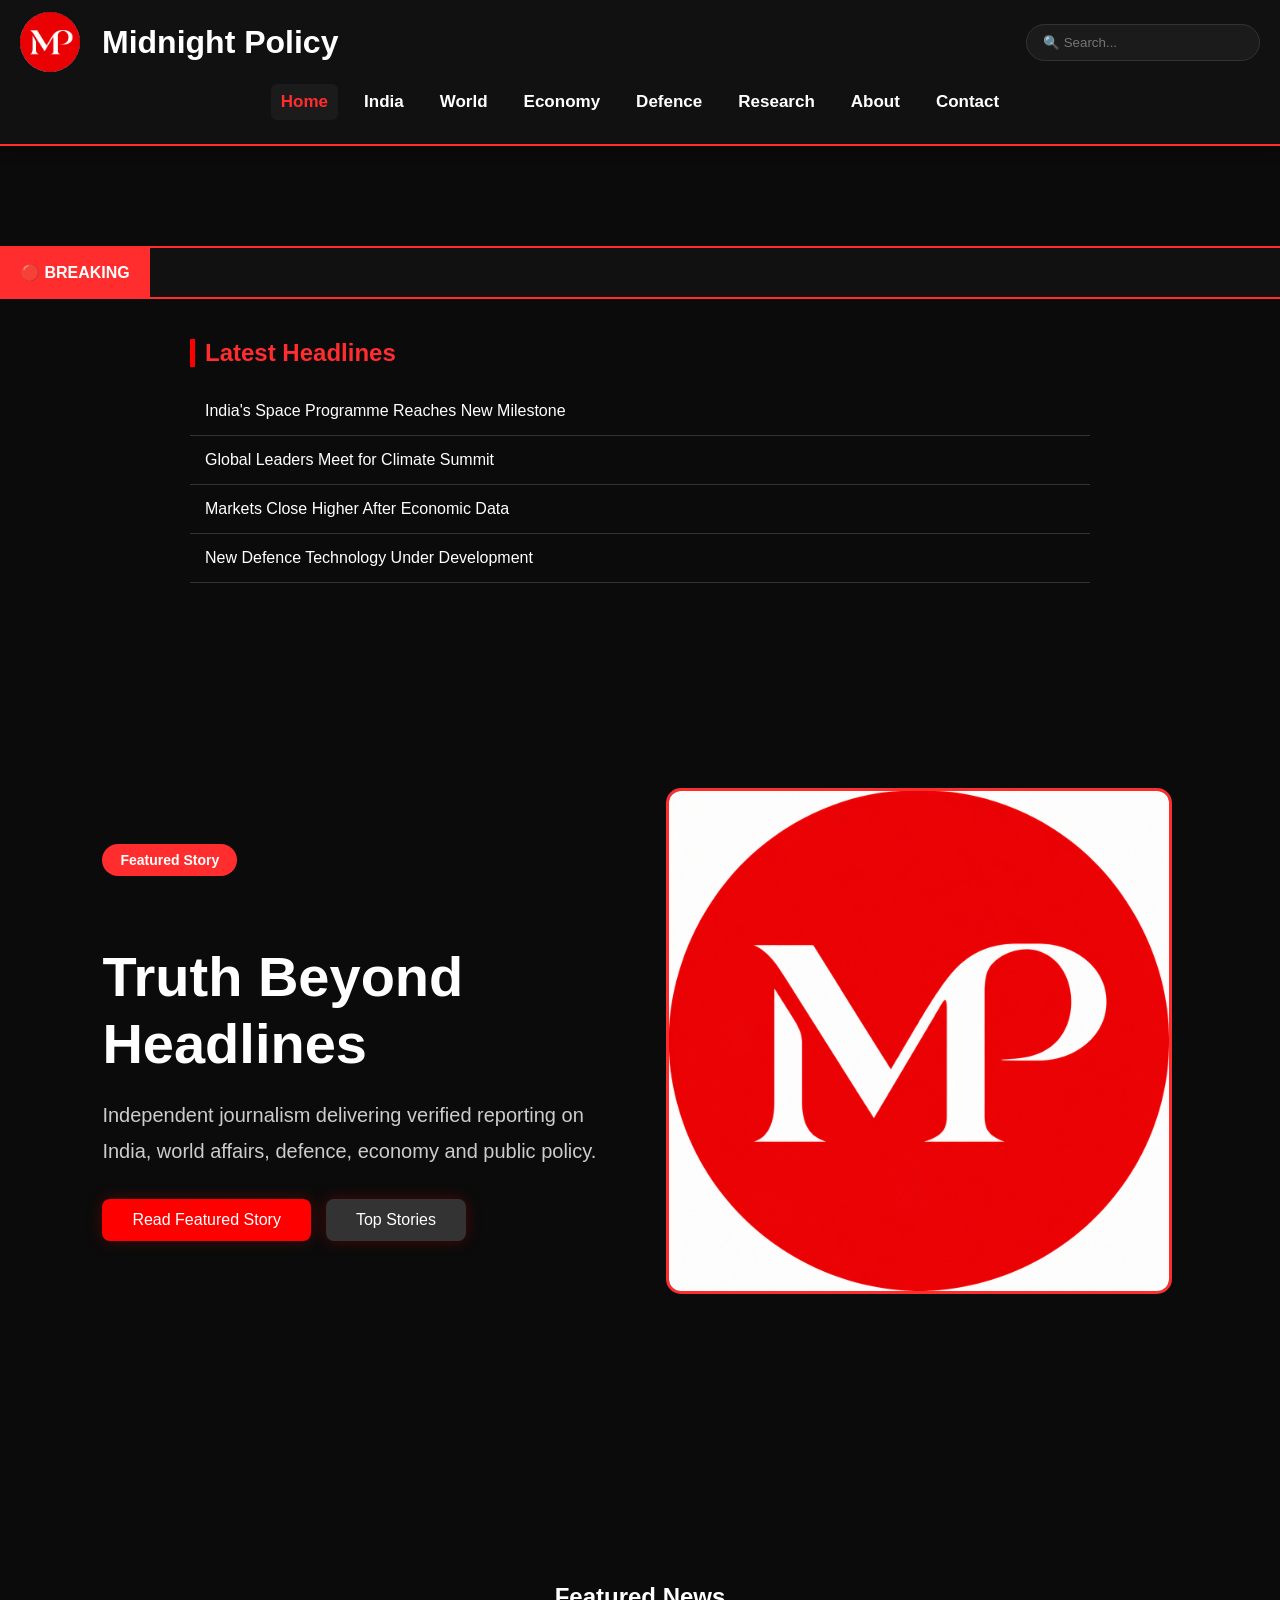
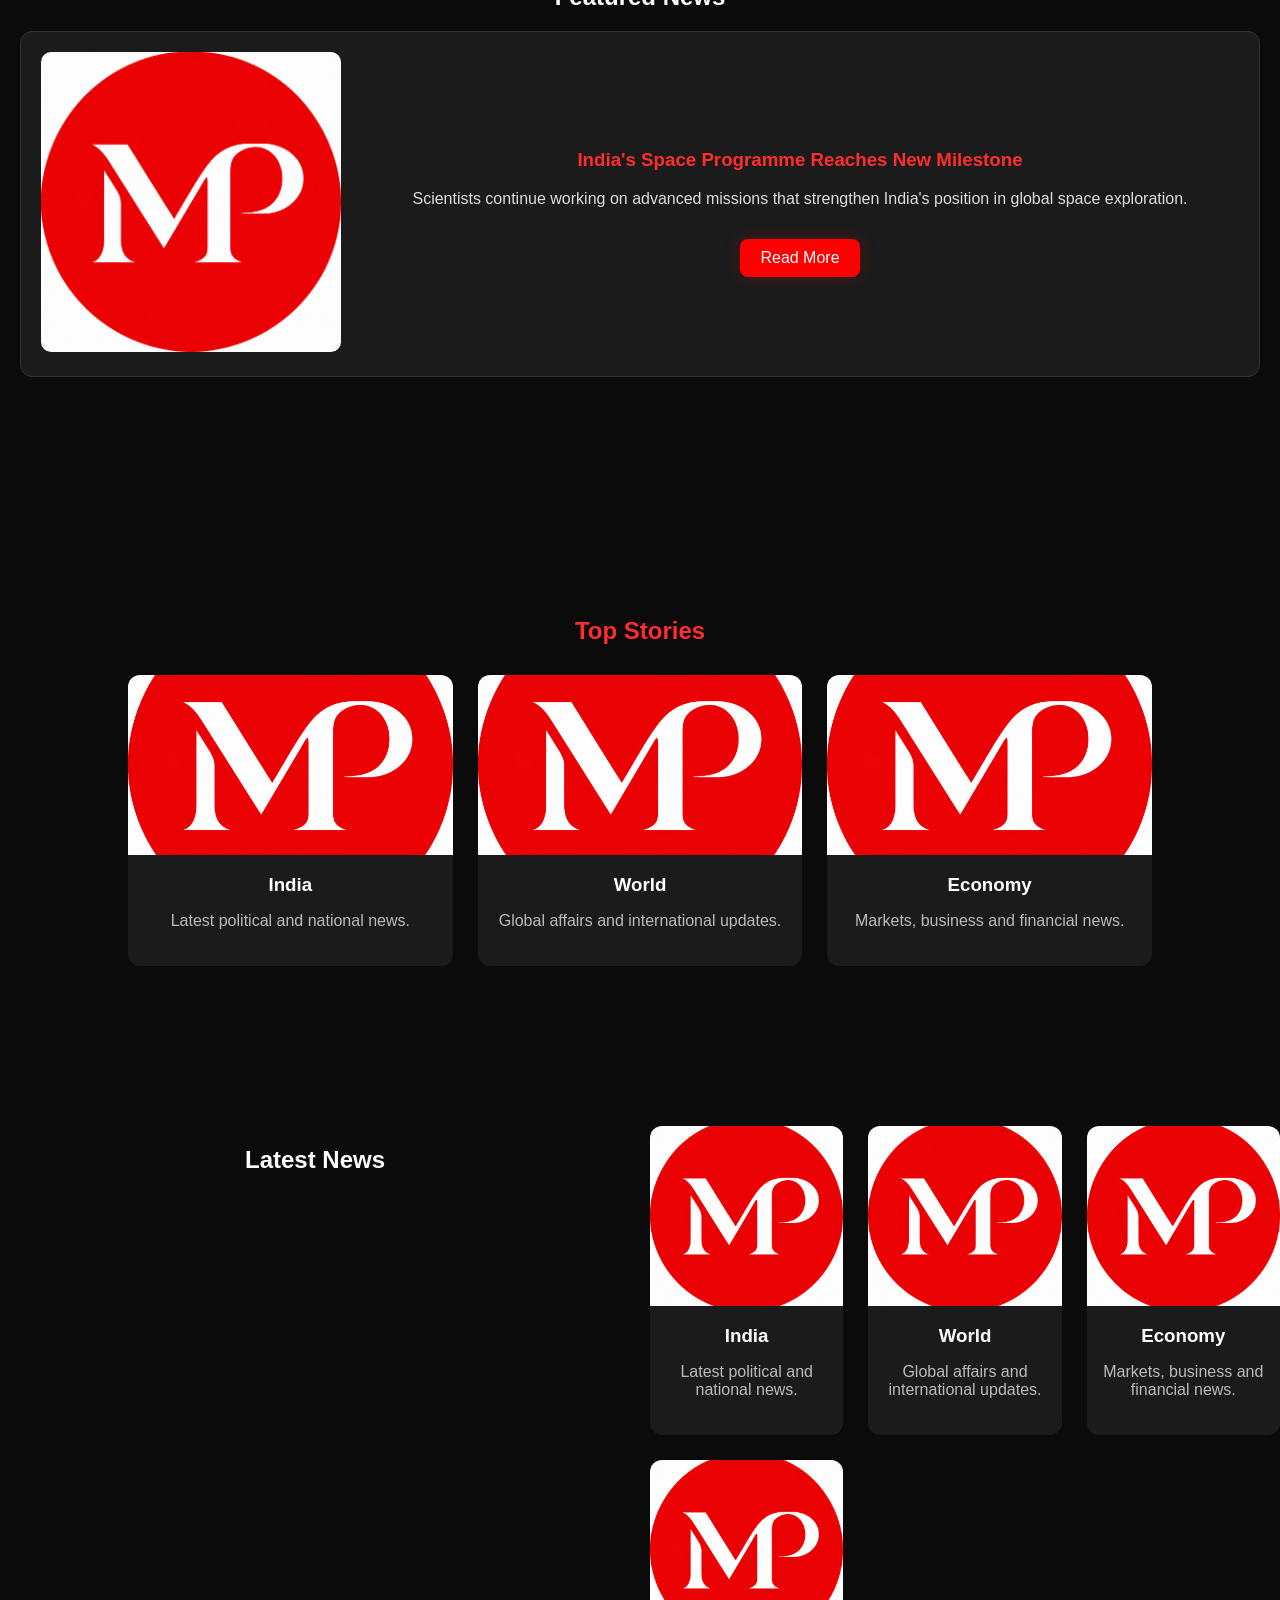
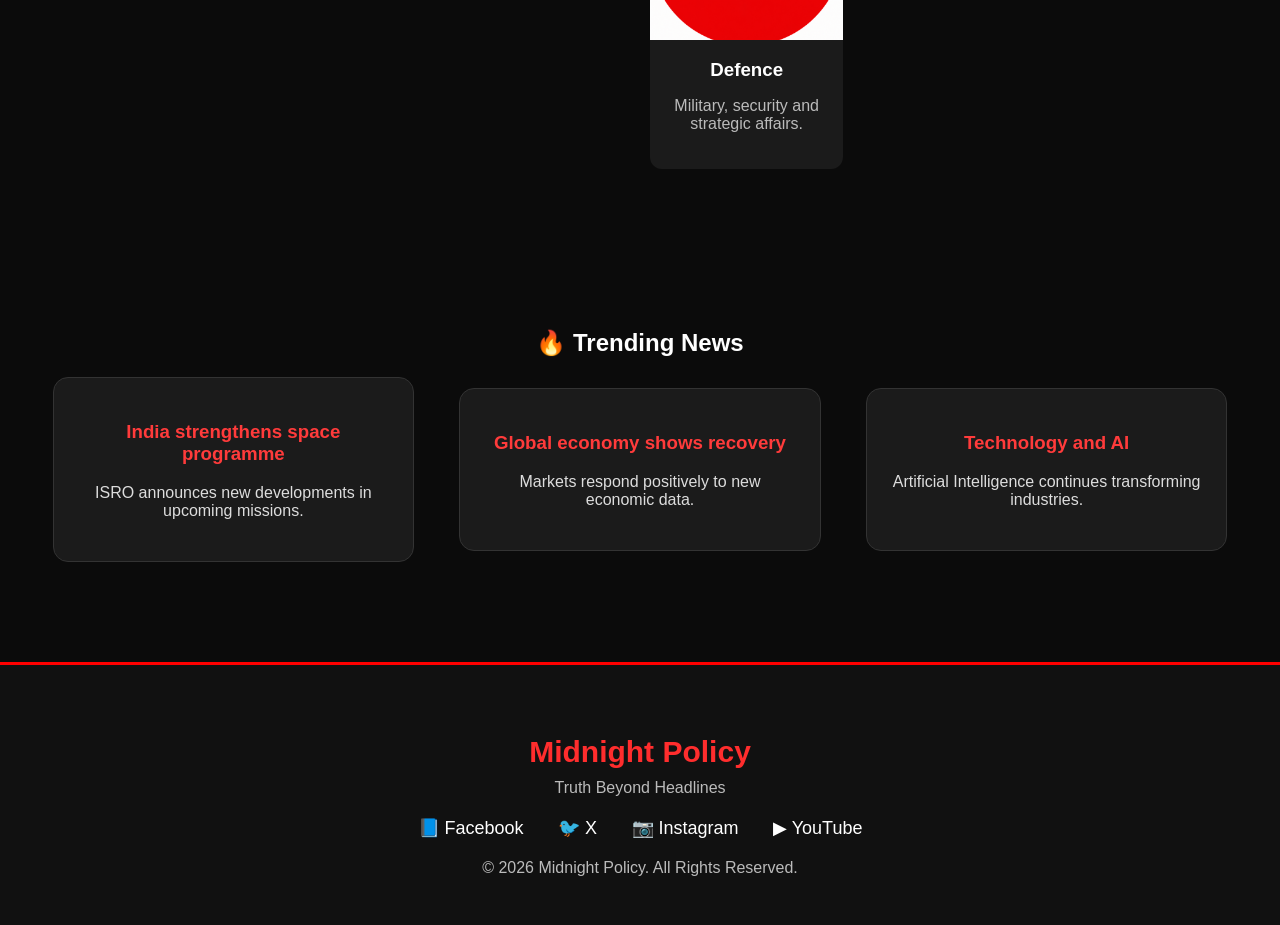
<file: index.html>
<!DOCTYPE html>
<html lang="en">
<head>
    <meta charset="UTF-8">
    <meta name="viewport"
content="width=device-width,
initial-scale=1.0">

  <title>Midnight Policy | Truth Beyond Headlines</title>

<meta name="description" content="Midnight Policy - Independent journalism covering India, world affairs, defence, economy and policy research.">

<meta name="keywords" content="news, India, defence, economy, geopolitics, policy, world">

<meta name="author" content="Midnight Policy">

<link rel="icon" href="images/MP.png">

<link rel="stylesheet" href="style.css">

</head>

<body>

<header>

    <div class="top-bar">

    <button class="menu-btn" onclick="toggleMenu()">☰</button>

    <h1>
        <img src="images/MP.png" class="logo-img" alt="Midnight Policy Logo">
        Midnight Policy
    </h1>

    <div class="search-box">
        <input type="text" id="searchInput" placeholder="🔍 Search...">
    </div>

</div>


<nav id="navbar">
    <a href="index.html" class="active">Home</a>
    <a href="india.html">India</a>
    <a href="world.html">World</a>
    <a href="economy.html">Economy</a>
    <a href="defence.html">Defence</a>
    <a href="research.html">Research</a>
    <a href="about.html">About</a>
    <a href="contact.html">Contact</a>
</nav>


</header>

<section class="breaking-news">

    <span class="breaking-label">🔴 BREAKING</span>

    <div class="ticker">
       <div class="ticker-content" id="tickerContent"></div>
    </div>

</section>


<section class="headlines">

<h2>Latest Headlines</h2>

<div class="headline-list">

<a href="india.html">
India's Space Programme Reaches New Milestone
</a>

<a href="world.html">
Global Leaders Meet for Climate Summit
</a>

<a href="economy.html">
Markets Close Higher After Economic Data
</a>
 
<a href="defence.html">
New Defence Technology Under Development
</a>

</div>

</section>

<section class="hero">

    <div class="hero-content">

        <span class="hero-tag">Featured Story</span>

        <h1>Truth Beyond Headlines</h1>

        <p>
            Independent journalism delivering verified reporting on
            India, world affairs, defence, economy and public policy.
        </p>

        <div class="hero-buttons">

            <a href="article1.html">
                <button>Read Featured Story</button>
            </a>

            <a href="#top-stories">
                <button class="secondary-btn">Top Stories</button>
            </a>

        </div>

    </div>

    <div class="hero-image">

        <img src="images/MP.png" alt="Featured Story">

    </div>

</section>

<section class="featured-news">
    <h2>Featured News</h2>

    <a href="article1.html" class="card-link">

    <div class="featured-card">
        <img src="images/MP.png" alt="Featured News">

        <div class="featured-content">
            <h3>India's Space Programme Reaches New Milestone</h3>
            <p>
                Scientists continue working on advanced missions that strengthen
                India's position in global space exploration.
            </p>

            <a href="article1.html">
                <button>Read More</button>
            </a>
        </div>
    </div>
    </a>


</section>

<section class="top-stories" id="top-stories">

<h2>Top Stories</h2>

<div class="grid">

<a href="article1.html" class="card-link">
    <div class="card">
        <img src="images/MP.png" alt="">
        <h3>India</h3>
        <p>Latest political and national news.</p>
    </div>
</a>

<a href="world.html" class="card-link">
<div class="card">
<img src="images/MP.png" alt="">
<h3>World</h3>
<p>Global affairs and international updates.</p>
</div>
</a>

<a href="economy.html" class="card-link">
<div class="card">
<img src="images/MP.png" alt="">
<h3>Economy</h3>
<p>Markets, business and financial news.</p>
</div>
</a>
</div>

</section>

<section class="news-grid">

<h2>Latest News</h2>

<div class="grid">

<a href="india.html" class="card-link">    
<div class="card">
<img src="images/MP.png" alt="">
<h3>India</h3>
<p>Latest political and national news.</p>
</div>
</a>

<a href="world.html" class="card-link">
<div class="card">
<img src="images/MP.png" alt="">
<h3>World</h3>
<p>Global affairs and international updates.</p>
</div>
</a>

<a href="economy.html" class="card-link">
<div class="card">
<img src="images/MP.png" alt="">
<h3>Economy</h3>
<p>Markets, business and financial news.</p>
</div>
</a>

<a href="defence.html" class="card-link">
<div class="card">
<img src="images/MP.png" alt="">
<h3>Defence</h3>
<p>Military, security and strategic affairs.</p>
</div>
</a>
</div>

</section>


<section class="trending">

    <h2>🔥 Trending News</h2>

    <div class="news-grid">

        <div class="news-card">
            <h3>India strengthens space programme</h3>
            <p>ISRO announces new developments in upcoming missions.</p>
        </div>

        <div class="news-card">
            <h3>Global economy shows recovery</h3>
            <p>Markets respond positively to new economic data.</p>
        </div>

        <div class="news-card">
            <h3>Technology and AI</h3>
            <p>Artificial Intelligence continues transforming industries.</p>
        </div>

    </div>

</section>


<footer>

<h3>Midnight Policy</h3>

<p>Truth Beyond Headlines</p>

<div class="social">

<a href="#">📘 Facebook</a>
<a href="#">🐦 X</a>
<a href="#">📷 Instagram</a>
<a href="#">▶ YouTube</a>

</div>

<p>© 2026 Midnight Policy. All Rights Reserved.</p>

</footer>

<script src="script.js"></script>

</body>
</html>
</file>
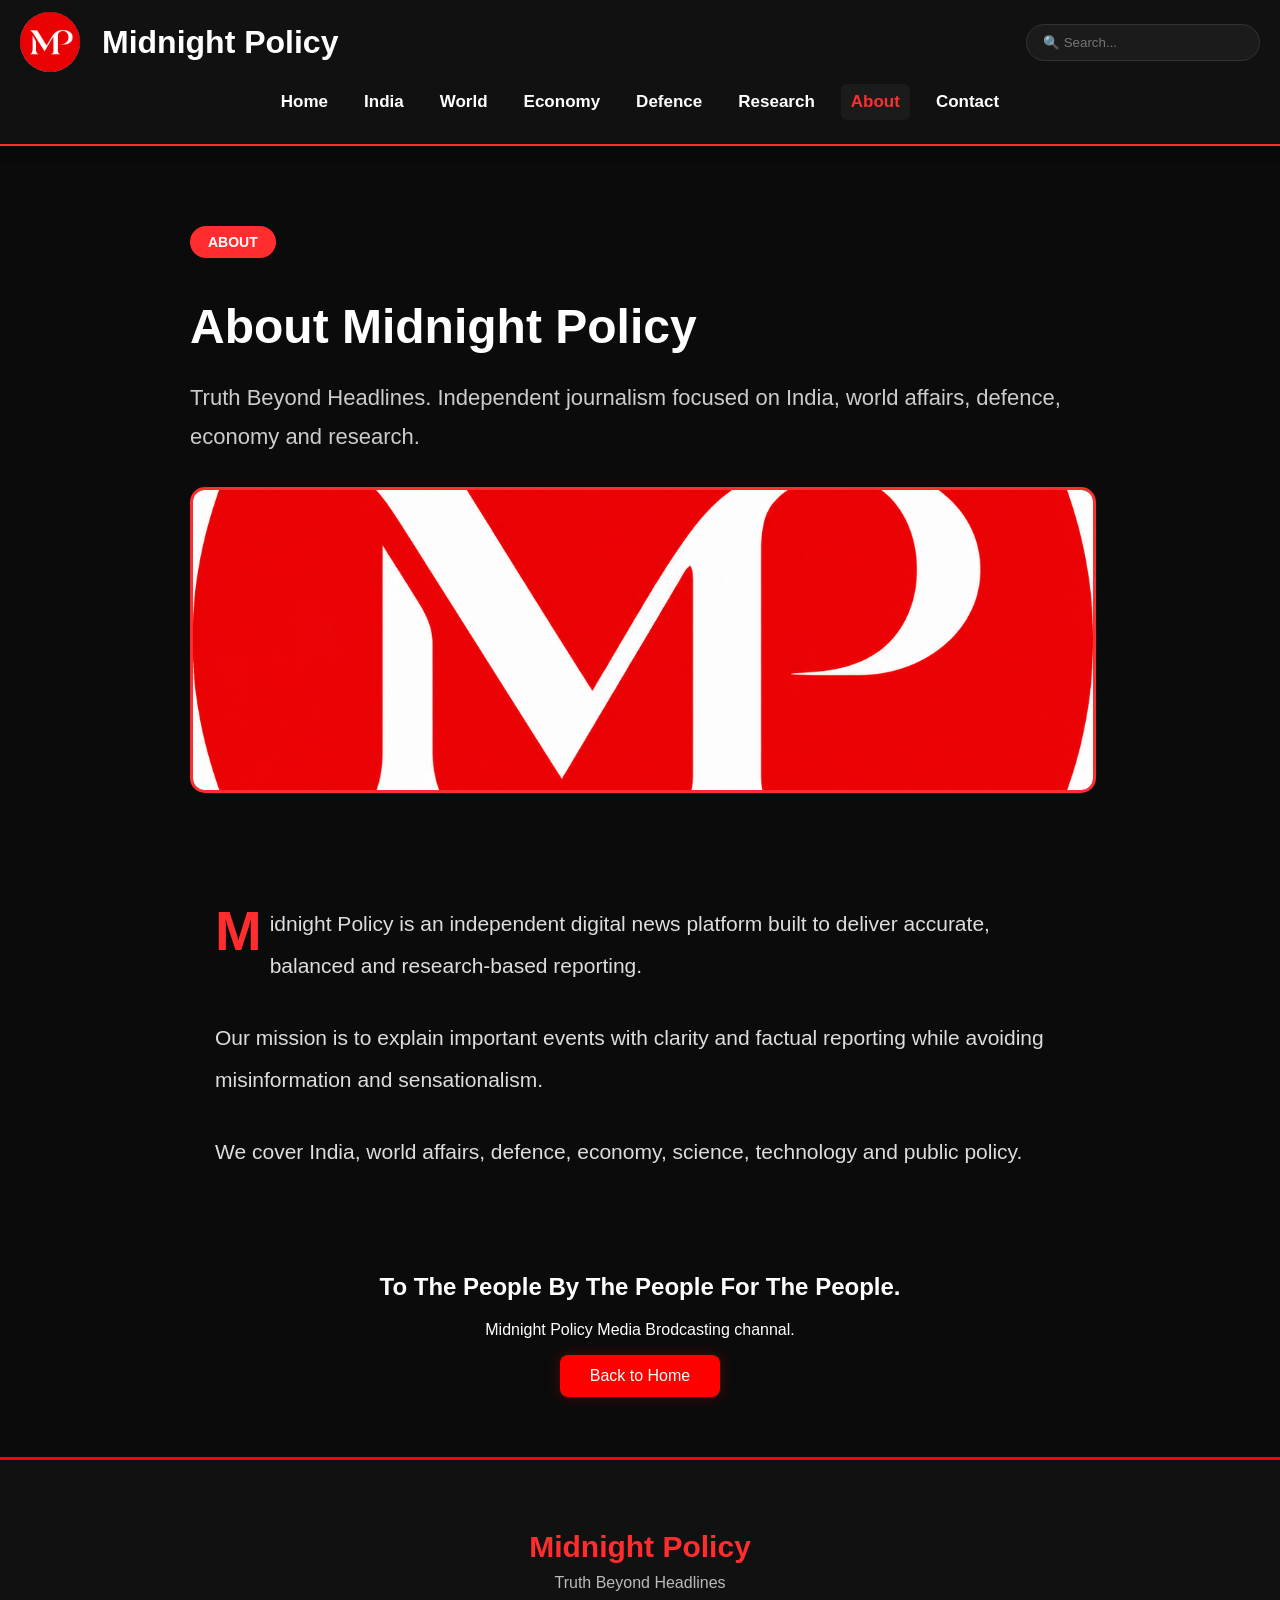
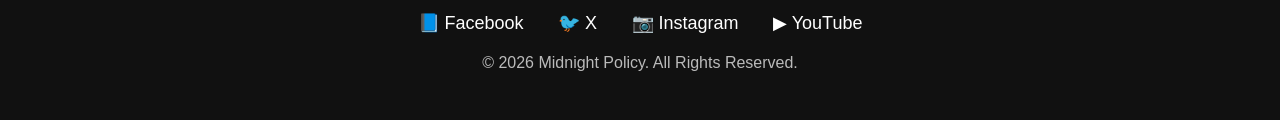
<file: about.html>
<!DOCTYPE html>
<html lang="en">
<head>
    <meta charset="UTF-8">
    <meta name="viewport"
content="width=device-width,
initial-scale=1.0">
    <title>About - Midnight Policy</title>
    <link rel="stylesheet" href="style.css">
</head>
<body>

      <header>

<div class="top-bar">

<button class="menu-btn" onclick="toggleMenu()">☰</button>

<h1>
<img src="images/MP.png" class="logo-img" alt="Midnight Policy Logo">
Midnight Policy
</h1>

<div class="search-box">
<input type="text" id="searchInput" placeholder="🔍 Search...">
</div>

</div>

<nav id="navbar">
<a href="index.html">Home</a>
<a href="india.html">India</a>
<a href="world.html">World</a>
<a href="economy.html">Economy</a>
<a href="defence.html">Defence</a>
<a href="research.html">Research</a>
<a href="about.html" class="active">About</a>
<a href="contact.html">Contact</a>
</nav>

</header>


 <section class="article-hero">

<span class="article-category">ABOUT</span>

<h1>About Midnight Policy</h1>

<p class="article-summary">
Truth Beyond Headlines.
Independent journalism focused on India, world affairs, defence, economy and research.
</p>

<img src="images/MP.png" class="article-image" alt="Midnight Policy">

</section>

<div class="article-body">

<p>
Midnight Policy is an independent digital news platform built to deliver accurate, balanced and research-based reporting.
</p>

<p>
Our mission is to explain important events with clarity and factual reporting while avoiding misinformation and sensationalism.
</p>

<p>
We cover India, world affairs, defence, economy, science, technology and public policy.
</p>

</div>

<section>
    <h2>To The People By The People For The People.</h2>
    <p>Midnight Policy Media Brodcasting channal.</p>

<a href="index.html">
    <button>Back to Home</button>
  </a>
</section>

<footer>

<h3>Midnight Policy</h3>

<p>Truth Beyond Headlines</p>

<div class="social">
<a href="#">📘 Facebook</a>
<a href="#">🐦 X</a>
<a href="#">📷 Instagram</a>
<a href="#">▶ YouTube</a>
</div>

<p>© 2026 Midnight Policy. All Rights Reserved.</p>

</footer>

<script src="script.js"></script>

</body>
</html>
</file>
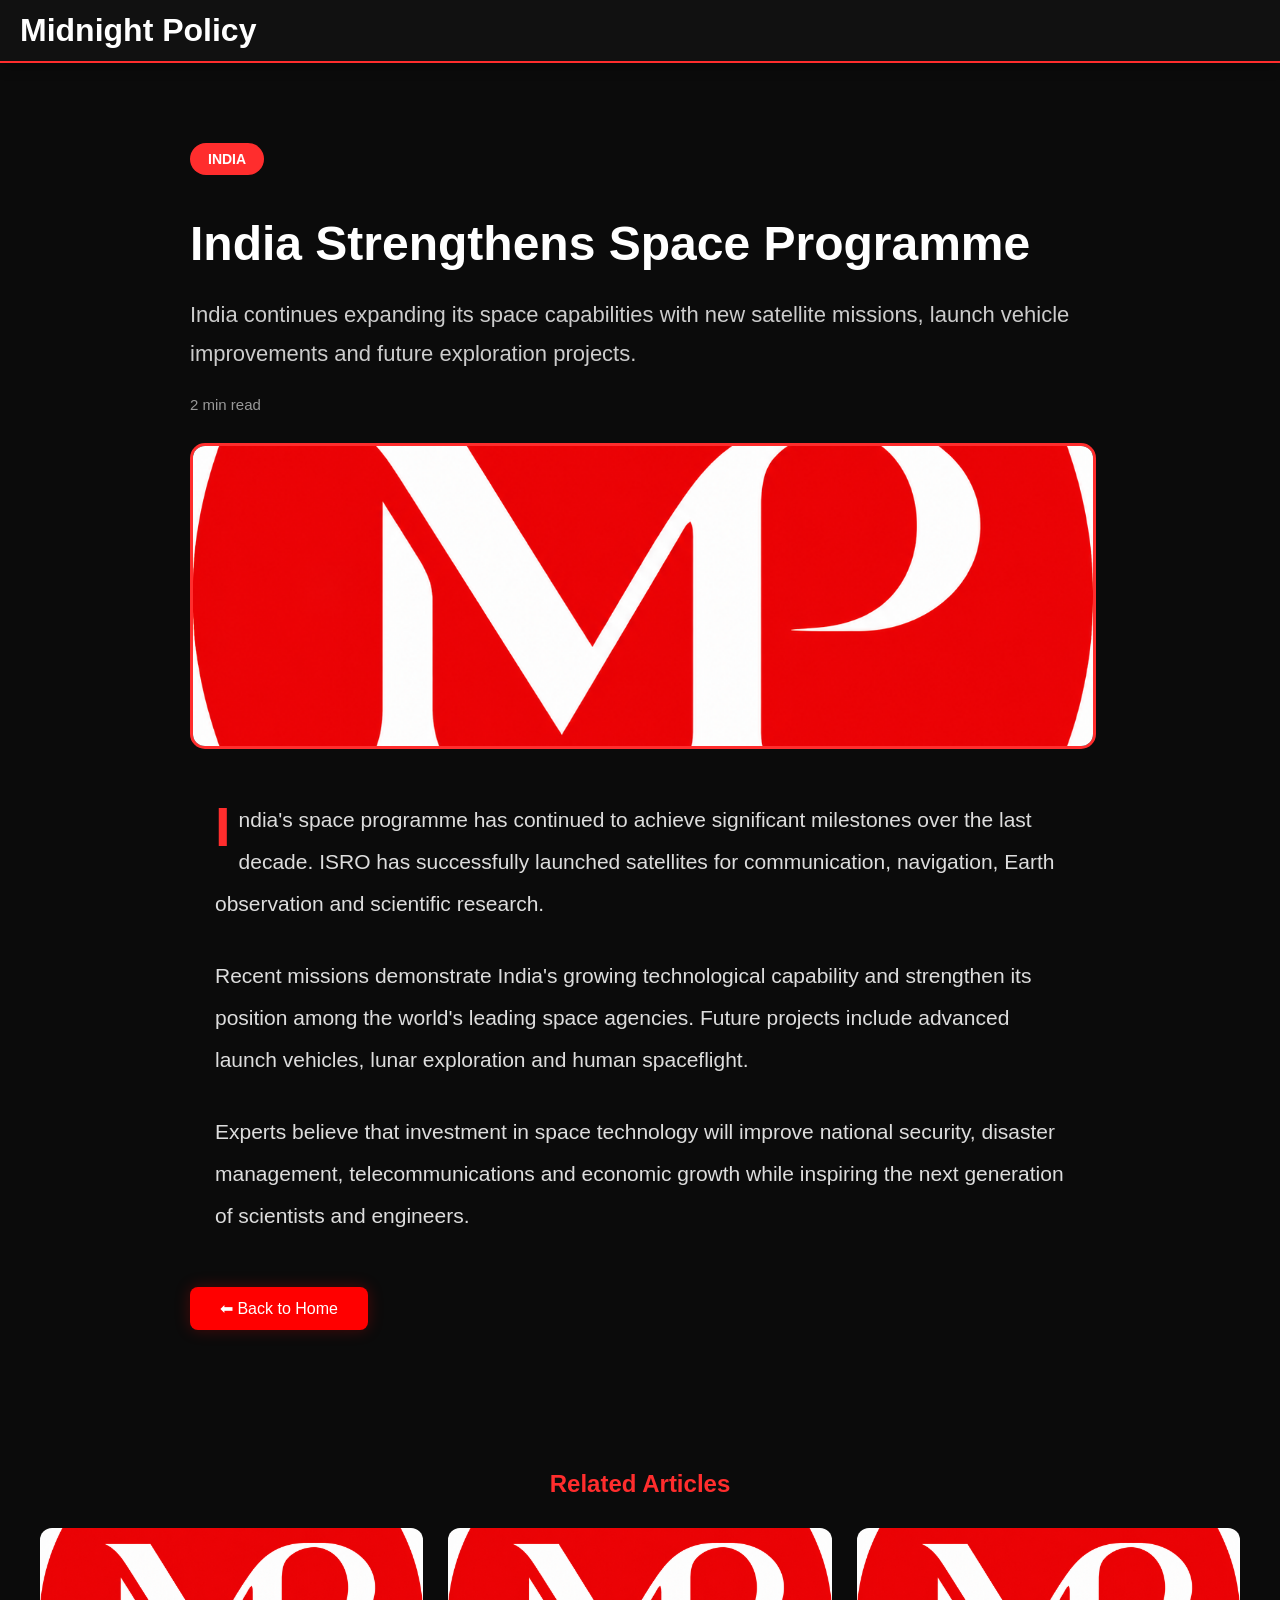
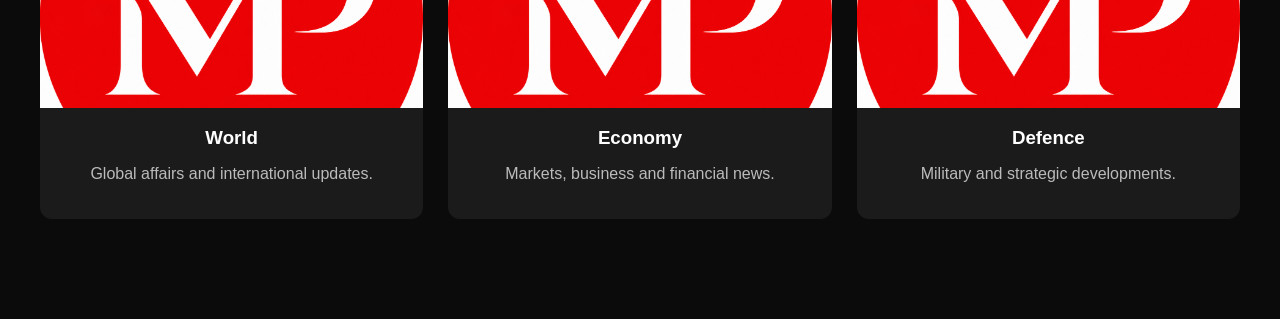
<file: article1.html>
<!DOCTYPE html>
<html lang="en">
<head>
    <meta charset="UTF-8">
    <meta name="viewport" content="width=device-width, initial-scale=1.0">
    <title>Article - Midnight Policy</title>
    <link rel="stylesheet" href="style.css">
</head>
<body>

<header>
    <h1>Midnight Policy</h1>
</header>

<section class="article-hero">

    <span class="article-category">INDIA</span>

    <h1>India Strengthens Space Programme</h1>

    <p class="article-summary">
        India continues expanding its space capabilities with new satellite
        missions, launch vehicle improvements and future exploration projects.
    </p>

    <div class="article-meta">
        <span>2 min read</span>
    </div>

    <img src="images/MP.png"
         alt="India Space Programme"
         class="article-image">

       <div class="article-body">

<p>
India's space programme has continued to achieve significant milestones over the last decade. ISRO has successfully launched satellites for communication, navigation, Earth observation and scientific research.
</p>

<p>
Recent missions demonstrate India's growing technological capability and strengthen its position among the world's leading space agencies. Future projects include advanced launch vehicles, lunar exploration and human spaceflight.
</p>

<p>
Experts believe that investment in space technology will improve national security, disaster management, telecommunications and economic growth while inspiring the next generation of scientists and engineers.
</p>

</div>

<a href="index.html">
    <button>⬅ Back to Home</button>
</a>  

</section>

<section class="related-news">

<h2>Related Articles</h2>

<div class="grid">

<a href="world.html" class="card-link">
<div class="card">
<img src="images/MP.png" alt="">
<h3>World</h3>
<p>Global affairs and international updates.</p>
</div>
</a>

<a href="economy.html" class="card-link">
<div class="card">
<img src="images/MP.png" alt="">
<h3>Economy</h3>
<p>Markets, business and financial news.</p>
</div>
</a>

<a href="defence.html" class="card-link">
<div class="card">
<img src="images/MP.png" alt="">
<h3>Defence</h3>
<p>Military and strategic developments.</p>
</div>

</div>

</section>

</body>
</html>
</file>
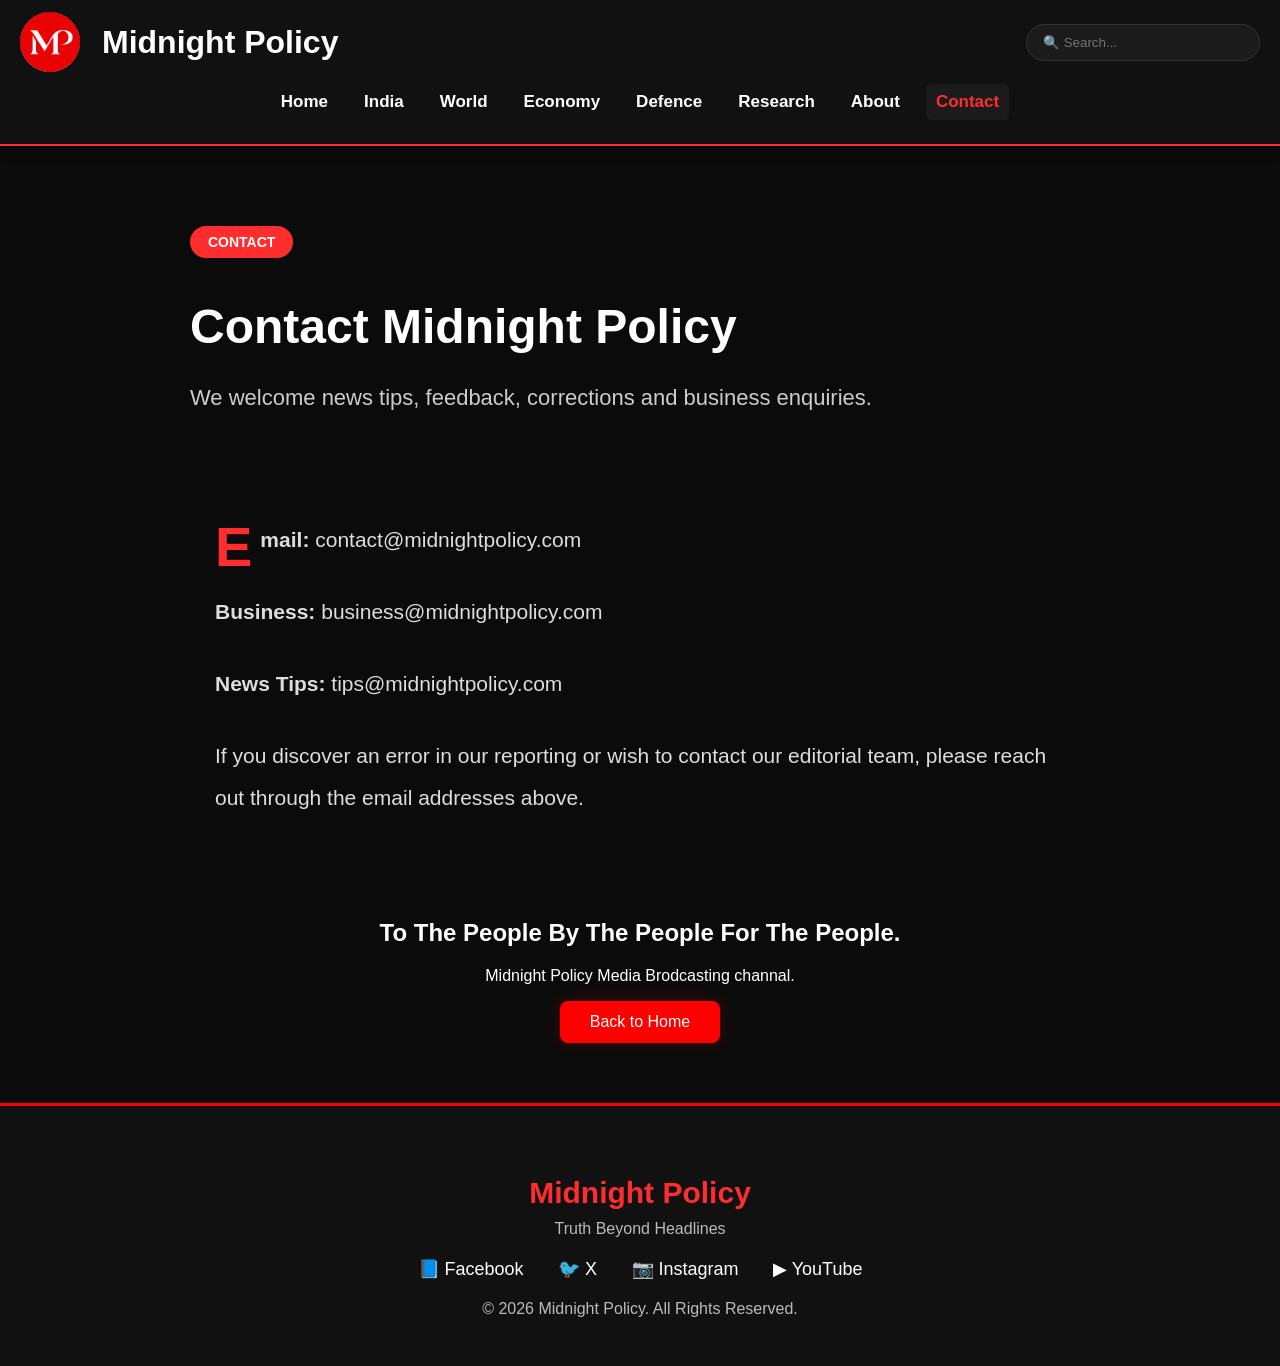
<file: contact.html>
<!DOCTYPE html>
<html lang="en">
<head>
    <meta charset="UTF-8">
    <meta name="viewport"
content="width=device-width,
initial-scale=1.0">
    <title>About - Midnight Policy</title>
    <link rel="stylesheet" href="style.css">
</head>
<body>

      <header>

<div class="top-bar">

<button class="menu-btn" onclick="toggleMenu()">☰</button>

<h1>
<img src="images/MP.png" class="logo-img" alt="Midnight Policy Logo">
Midnight Policy
</h1>

<div class="search-box">
<input type="text" id="searchInput" placeholder="🔍 Search...">
</div>

</div>

<nav id="navbar">
<a href="index.html">Home</a>
<a href="india.html">India</a>
<a href="world.html">World</a>
<a href="economy.html">Economy</a>
<a href="defence.html">Defence</a>
<a href="research.html">Research</a>
<a href="about.html">About</a>
<a href="contact.html" class="active">Contact</a>
</nav>

</header>


 <section class="article-hero">

<span class="article-category">CONTACT</span>

<h1>Contact Midnight Policy</h1>

<p class="article-summary">
We welcome news tips, feedback, corrections and business enquiries.
</p>

</section>

<div class="article-body">

<p><strong>Email:</strong> contact@midnightpolicy.com</p>

<p><strong>Business:</strong> business@midnightpolicy.com</p>

<p><strong>News Tips:</strong> tips@midnightpolicy.com</p>

<p>
If you discover an error in our reporting or wish to contact our editorial team, please reach out through the email addresses above.
</p>

</div>

<section>
    <h2>To The People By The People For The People.</h2>
    <p>Midnight Policy Media Brodcasting channal.</p>

<a href="index.html">
    <button>Back to Home</button>
  </a>
</section>

<footer>

<h3>Midnight Policy</h3>

<p>Truth Beyond Headlines</p>

<div class="social">
<a href="#">📘 Facebook</a>
<a href="#">🐦 X</a>
<a href="#">📷 Instagram</a>
<a href="#">▶ YouTube</a>
</div>

<p>© 2026 Midnight Policy. All Rights Reserved.</p>

</footer>

<script src="script.js"></script>

</body>
</html>
</file>
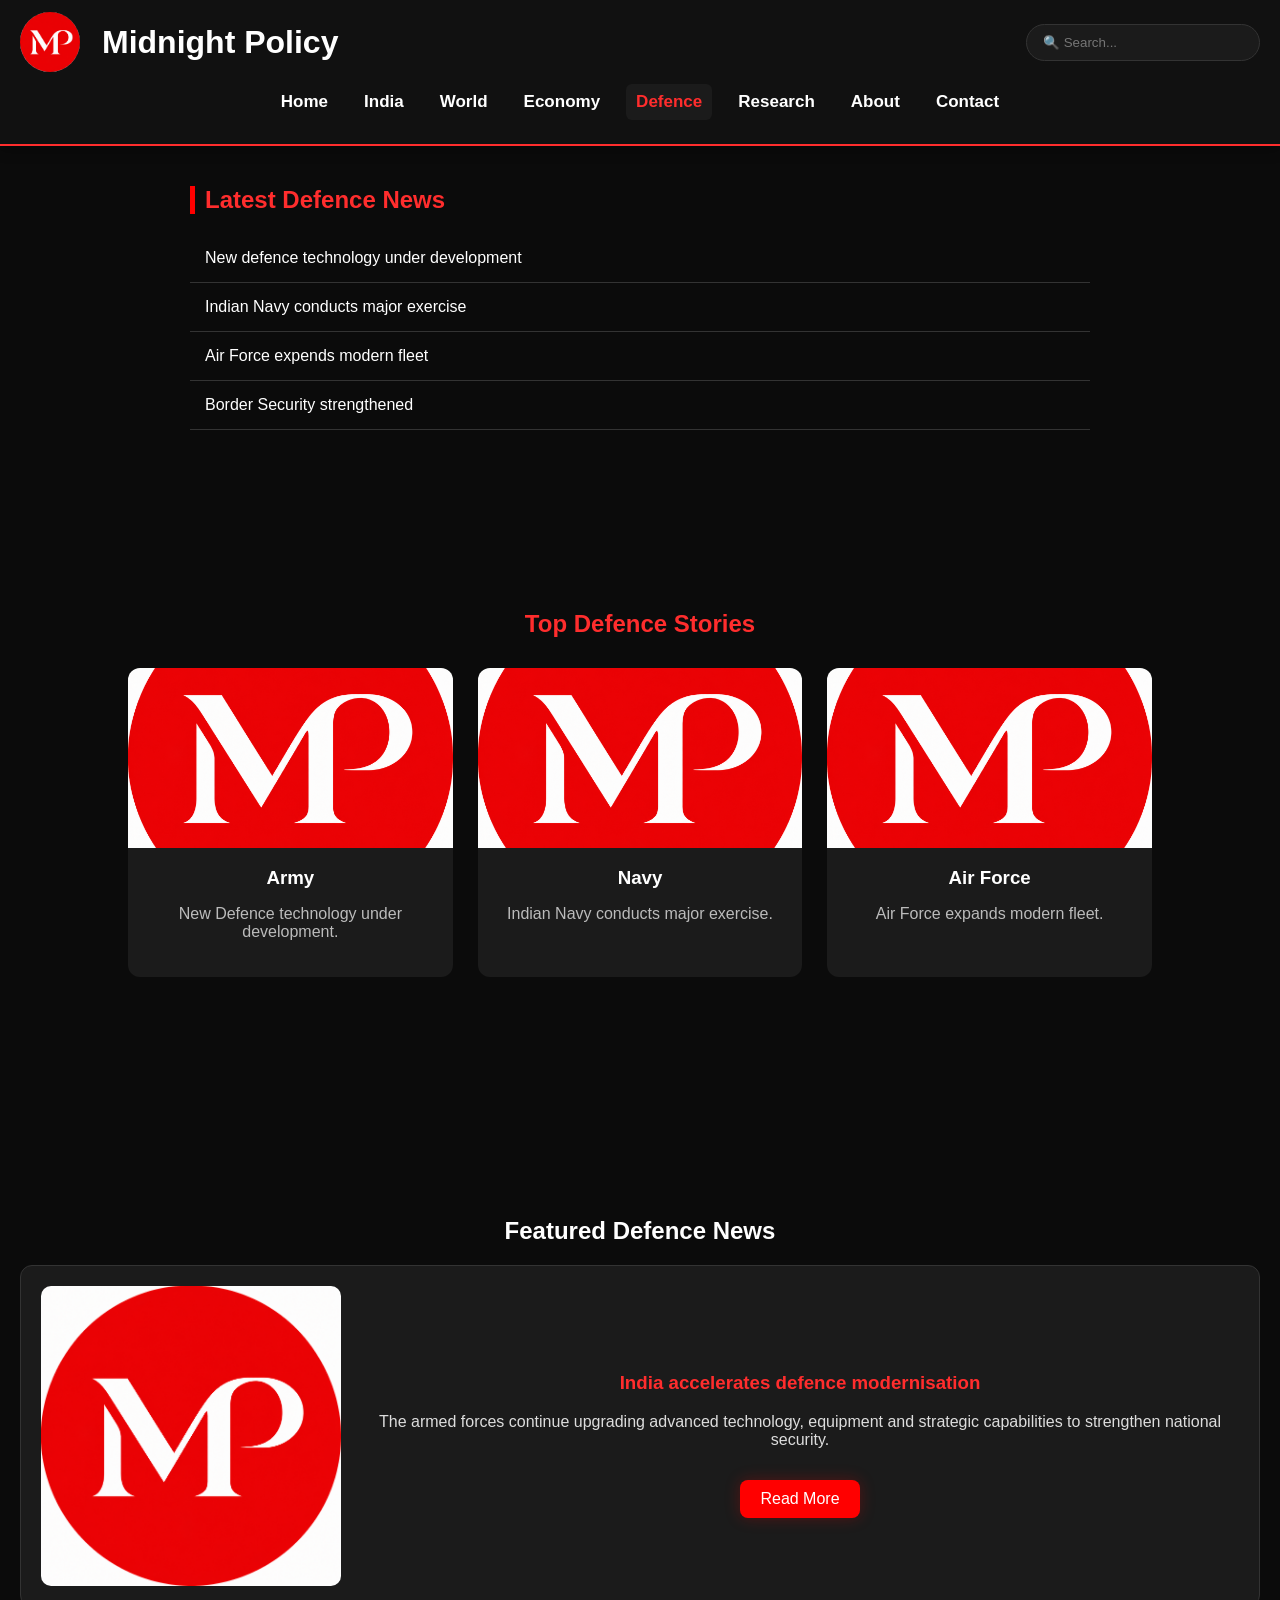
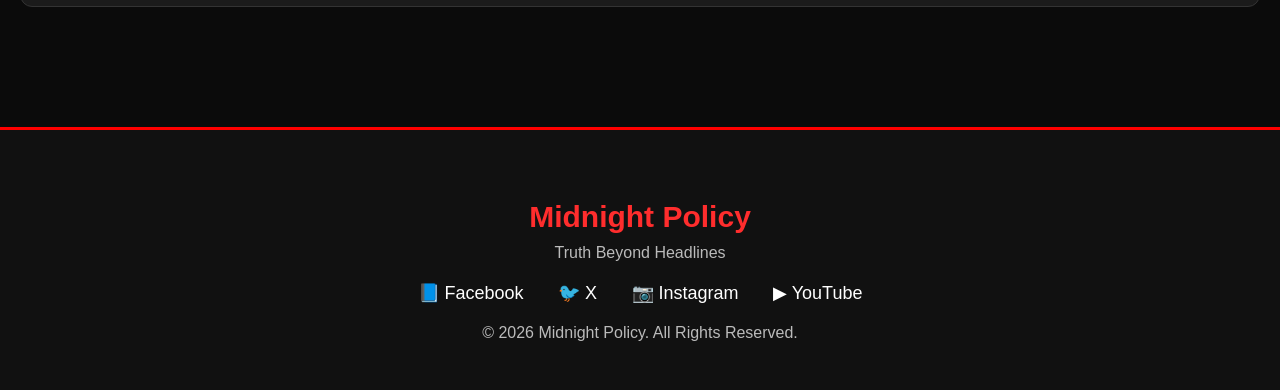
<file: defence.html>
<!DOCTYPE html>
<html lang="en">
<head>
    <meta charset="UTF-8">
    <meta name="viewport" content="width=device-width, initial-scale=1.0">
    <title>Defence - Midnight Policy</title>
    <link rel="stylesheet" href="style.css">
</head>

<body>

  <header>

<div class="top-bar">

<button class="menu-btn" onclick="toggleMenu()">☰</button>

<h1>
<img src="images/MP.png" class="logo-img" alt="Midnight Policy Logo">
Midnight Policy
</h1>

<div class="search-box">
<input type="text" id="searchInput" placeholder="🔍 Search...">
</div>

</div>

<nav id="navbar">
<a href="index.html">Home</a>
<a href="india.html">India</a>
<a href="world.html">World</a>
<a href="economy.html">Economy</a>
<a href="defence.html" class="active">Defence</a>
<a href="research.html">Research</a>
<a href="about.html">About</a>
<a href="contact.html">Contact</a>
</nav>

</header>


<section class="headlines">

<h2>Latest Defence News</h2>

<div class="headline-list">

<a href="article1.html">
    New defence technology under development
</a>

<a href="article1.html">
    Indian Navy conducts major exercise
</a>

<a href="article1.html">
    Air Force expends modern fleet
</a>

<a href="article1.html">
Border Security strengthened
</a>

</div> 

</section>

<section class="top-stories">

<h2>Top Defence Stories</h2>

<div class="grid">

<div class="card">
<img src="images/MP.png" alt="">
<h3>Army</h3>
<p>New Defence technology under development.</p>
</div>

<div class="card">
<img src="images/MP.png" alt="">
<h3>Navy</h3>
<p>Indian Navy conducts major exercise.</p>
</div>

<div class="card">
<img src="images/MP.png" alt="">
<h3>Air Force </h3>
<p>Air Force expands modern fleet.</p>
</div>

</div>

</section>

<section class="featured-news">

<h2>Featured Defence News</h2>

<div class="featured-card">

<img src="images/MP.png" alt="">

<div class="featured-content">

<h3>India accelerates defence modernisation</h3>

<p>
The armed forces continue upgrading advanced technology, equipment and strategic capabilities to strengthen national security.
</p>


<a href="article1.html">
<button>Read More</button>
</a>

</div>

</div>

</section>


<footer>

<h3>Midnight Policy</h3>

<p>Truth Beyond Headlines</p>

<div class="social">
<a href="#">📘 Facebook</a>
<a href="#">🐦 X</a>
<a href="#">📷 Instagram</a>
<a href="#">▶ YouTube</a>
</div>

<p>© 2026 Midnight Policy. All Rights Reserved.</p>

</footer>

<script src="script.js"></script>


</body>
</html>
</file>
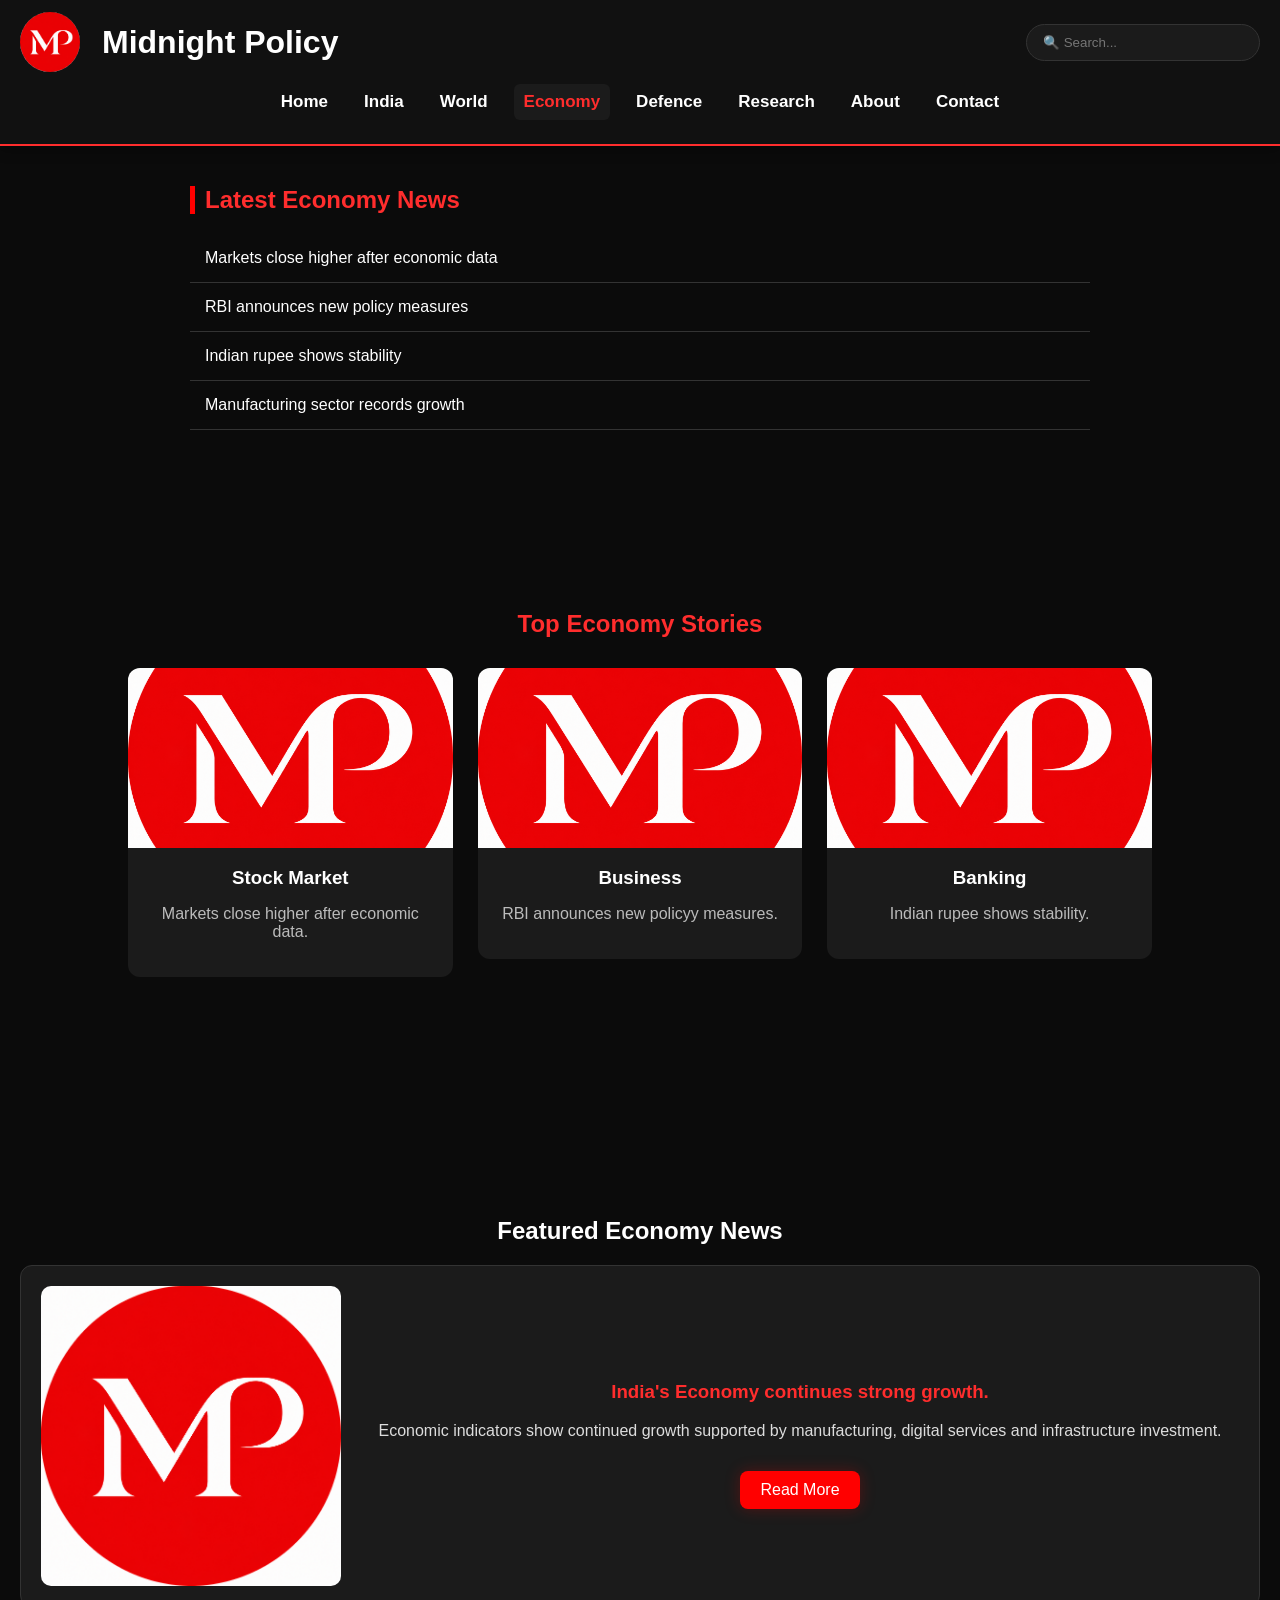
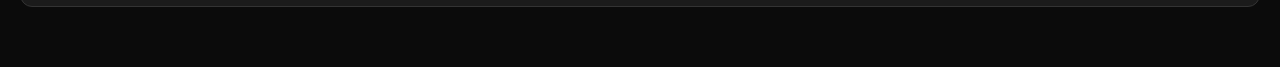
<file: economy.html>
<!DOCTYPE html>
<html lang="en">
<head>
<meta charset="UTF-8">
<meta name="viewport" content="width=device-width, initial-scale=1.0">
<title>Economy - Midnight Policy</title>
<link rel="stylesheet" href="style.css">
</head>

<body>

   <header>

<div class="top-bar">

<button class="menu-btn" onclick="toggleMenu()">☰</button>

<h1>
<img src="images/MP.png" class="logo-img" alt="Midnight Policy Logo">
Midnight Policy
</h1>

<div class="search-box">
<input type="text" id="searchInput" placeholder="🔍 Search...">
</div>

</div>

<nav id="navbar">
<a href="index.html">Home</a>
<a href="india.html">India</a>
<a href="world.html">World</a>
<a href="economy.html" class="active">Economy</a>
<a href="defence.html">Defence</a>
<a href="research.html">Research</a>
<a href="about.html">About</a>
<a href="contact.html">Contact</a>
</nav>

</header>

<section class="headlines">

<h2>Latest Economy News</h2>

<div class="headline-list">

<a href="article1.html">
Markets close higher after economic data
</a>

<a href="article1.html">
RBI announces new policy measures 
</a>

<a href="article1.html">
Indian rupee shows stability
</a>

<a href="article1.html">
Manufacturing sector records growth
</a>

</div>

</section>

<section class="top-stories">

<h2>Top Economy Stories</h2>

<div class="grid">

<a href="article1.html" class="card-link">
<div class="card">
<img src="images/MP.png" alt="">
<h3>Stock Market</h3>
<p>Markets close higher after economic data.</p>
</div>
</a>

<a href="article1.html" class="card-link">
<div class="card">
<img src="images/MP.png" alt="">
<h3>Business</h3>
<p>RBI announces new policyy measures.</p>
</div>
</a>

<a href="article1.html" class="card-link">
<div class="card">
<img src="images/MP.png" alt="">
<h3>Banking</h3>
<p>Indian rupee shows stability.</p>
</div>
</a>

</div>

</section>

<section class="featured-news">

<h2>Featured Economy News</h2>

<div class="featured-card">

<img src="images/MP.png" alt="">

<div class="featured-content">

<h3>India's Economy continues strong growth.</h3>

<p>
Economic indicators show continued growth supported by manufacturing, digital services and infrastructure investment.
</p>

<a href="article1.html">
<button>Read More</button>
</a>

</div>

</div>

</section>

</body>
</html>
</file>
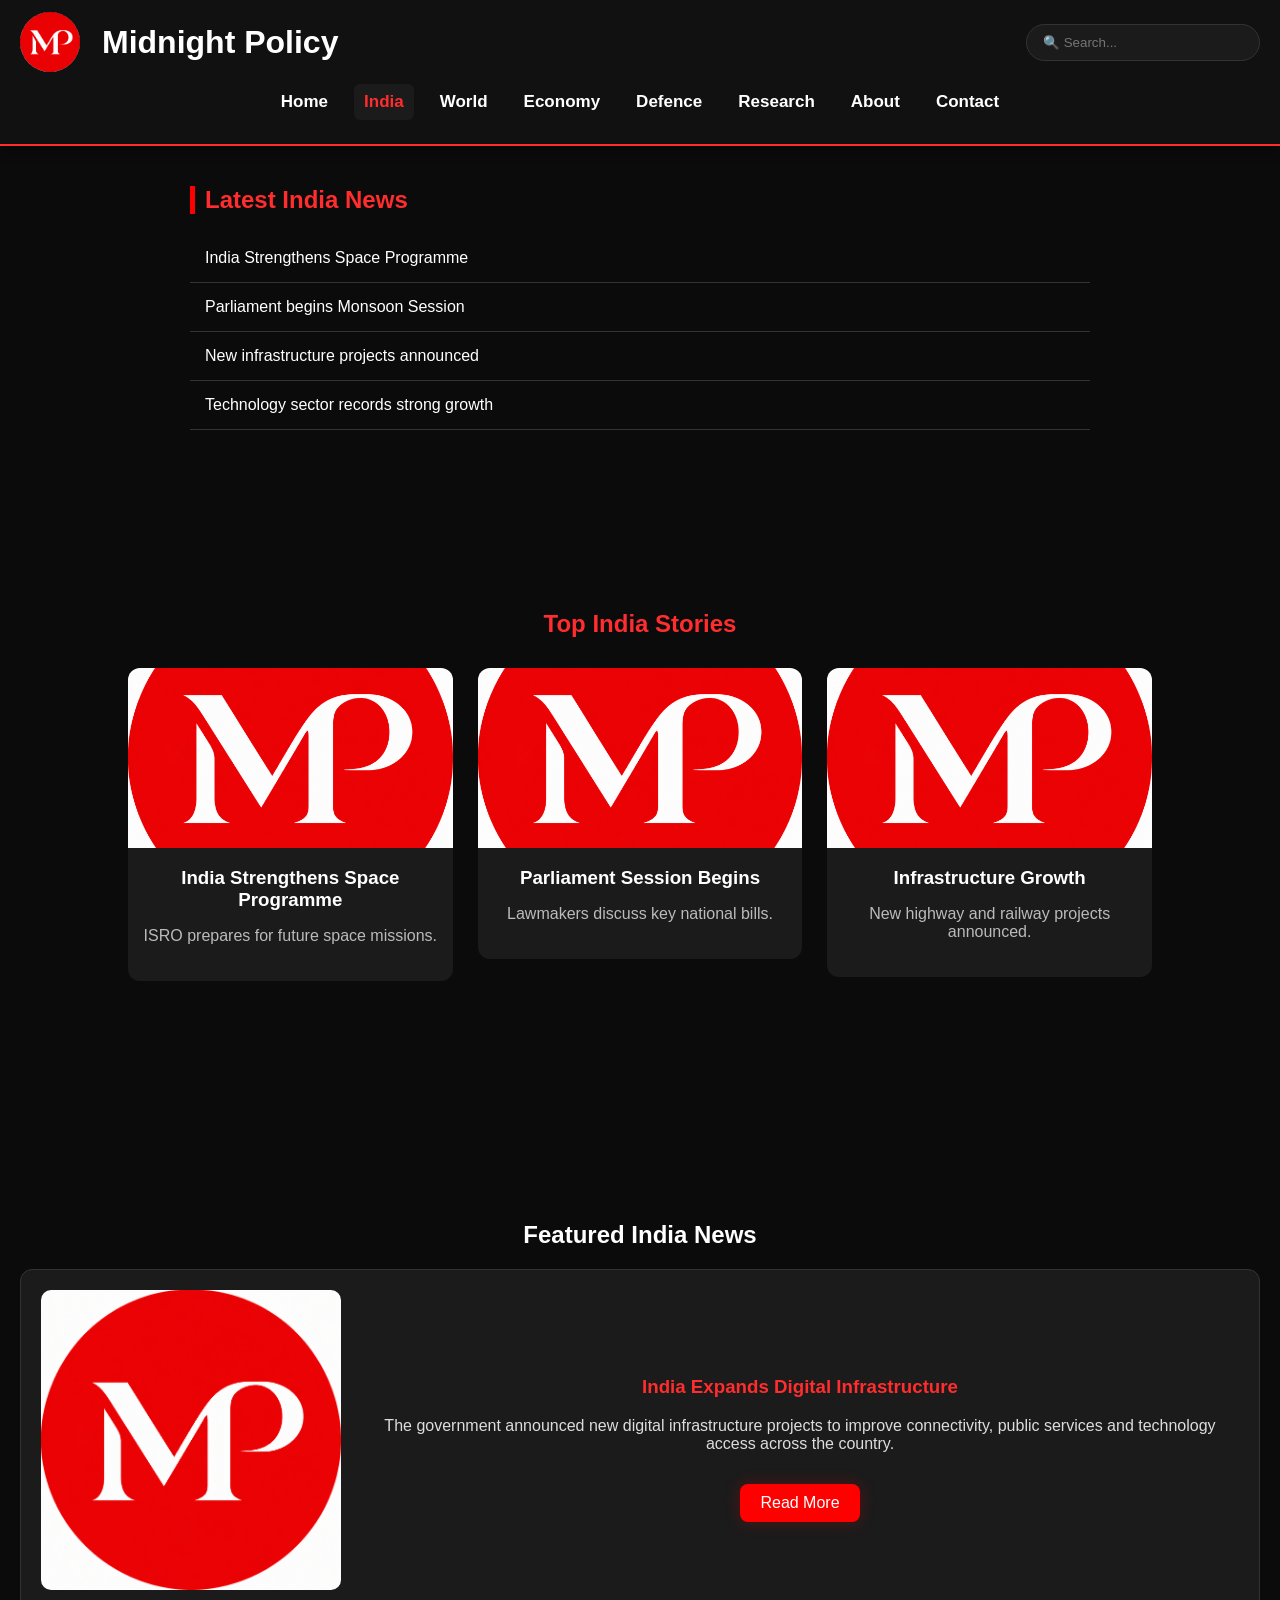
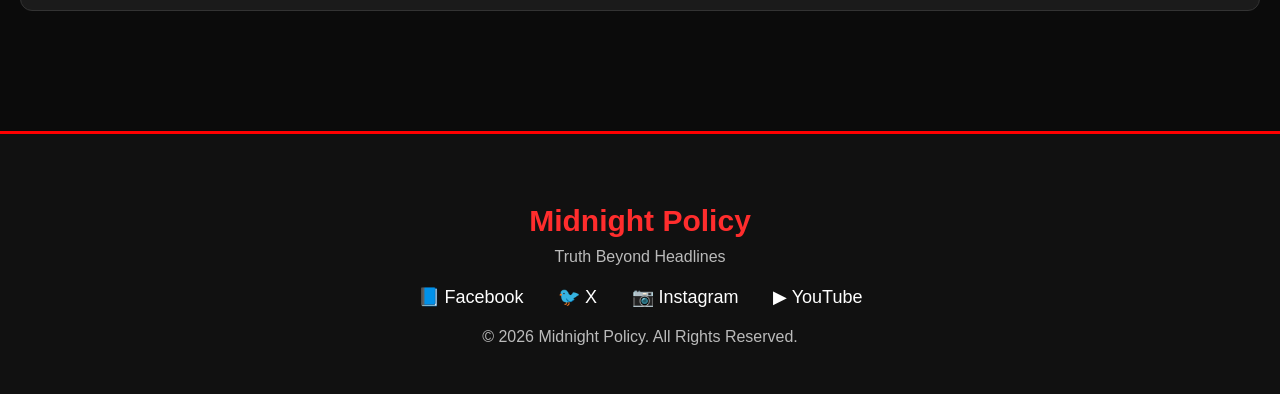
<file: india.html>
<!DOCTYPE html>
<html lang="en">
<head>
<meta charset="UTF-8">
<meta name="viewport" content="width=device-width, initial-scale=1.0">
<title>India News - Midnight Policy</title>
<link rel="stylesheet" href="style.css">
</head>

<body>


<header>

<div class="top-bar">

<button class="menu-btn" onclick="toggleMenu()">☰</button>

<h1>
<img src="images/MP.png" class="logo-img" alt="Midnight Policy Logo">
Midnight Policy
</h1>

<div class="search-box">
<input type="text" id="searchInput" placeholder="🔍 Search...">
</div>

</div>

<nav id="navbar">
<a href="index.html">Home</a>
<a href="india.html" class="active">India</a>
<a href="world.html">World</a>
<a href="economy.html">Economy</a>
<a href="defence.html">Defence</a>
<a href="research.html">Research</a>
<a href="about.html">About</a>
<a href="contact.html">Contact</a>
</nav>

</header>

<section class="headlines">

    <h2>Latest India News</h2>

    <div class="headline-list">

        <a href="article1.html">
            India Strengthens Space Programme
        </a>

        <a href="article1.html">
            Parliament begins Monsoon Session
        </a>

        <a href="article1.html">
            New infrastructure projects announced
        </a>

        <a href="article1.html">
            Technology sector records strong growth
        </a>

    </div>

</section>

<section class="top-stories">

<h2>Top India Stories</h2>

<div class="grid">

<a href="article1.html" class="card-link">
<div class="card">
<img src="images/MP.png" alt="">
<h3>India Strengthens Space Programme</h3>
<p>ISRO prepares for future space missions.</p>
</div>
</a>

<a href="article1.html" class="card-link">
<div class="card">
<img src="images/MP.png" alt="">
<h3>Parliament Session Begins</h3>
<p>Lawmakers discuss key national bills.</p>
</div>
</a>

<a href="article1.html" class="card-link">
<div class="card">
<img src="images/MP.png" alt="">
<h3>Infrastructure Growth</h3>
<p>New highway and railway projects announced.</p>
</div>
</a>

</div>

</section>

<section class="featured-news">

<h2>Featured India News</h2>

<div class="featured-card">

<img src="images/MP.png" alt="India News">

<div class="featured-content">

<h3>India Expands Digital Infrastructure</h3>

<p>
The government announced new digital infrastructure projects to improve connectivity, public services and technology access across the country.
</p>

<a href="article1.html">
<button>Read More</button>
</a>

</div>

</div>

</section>

<footer>

<h3>Midnight Policy</h3>

<p>Truth Beyond Headlines</p>

<div class="social">
<a href="#">📘 Facebook</a>
<a href="#">🐦 X</a>
<a href="#">📷 Instagram</a>
<a href="#">▶ YouTube</a>
</div>

<p>© 2026 Midnight Policy. All Rights Reserved.</p>

</footer>

<script src="script.js"></script>


</body>
</html>
</file>
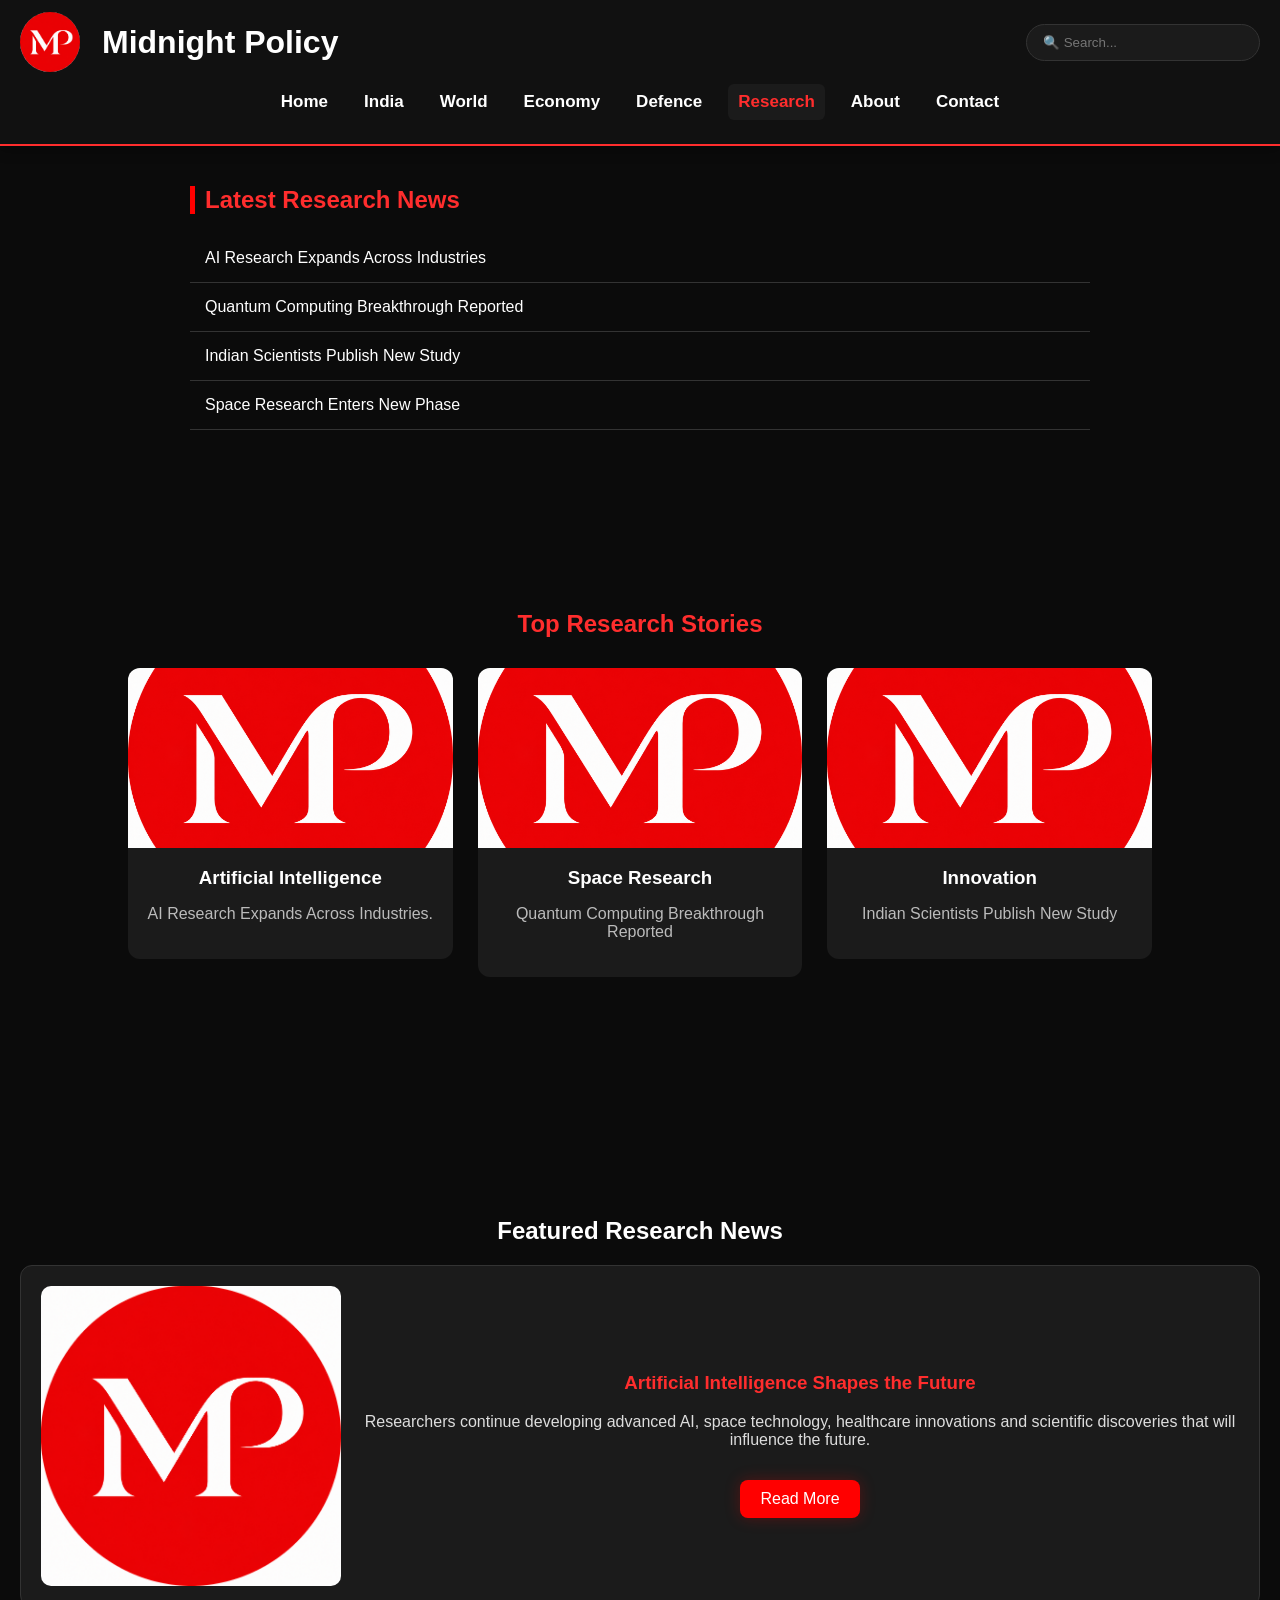
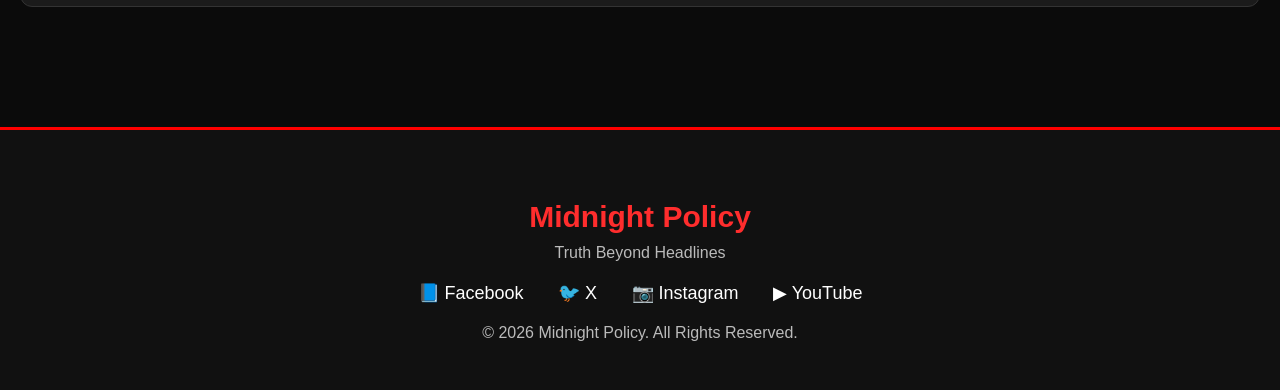
<file: research.html>
<!DOCTYPE html>
<html lang="en">
<head>
<meta charset="UTF-8">
<meta name="viewport" content="width=device-width, initial-scale=1.0">
<title>Research News - Midnight Policy</title>
<link rel="stylesheet" href="style.css">
</head>

<body>

   <header>

<div class="top-bar">

<button class="menu-btn" onclick="toggleMenu()">☰</button>

<h1>
<img src="images/MP.png" class="logo-img" alt="Midnight Policy Logo">
Midnight Policy
</h1>

<div class="search-box">
<input type="text" id="searchInput" placeholder="🔍 Search...">
</div>

</div>

<nav id="navbar">
<a href="index.html">Home</a>
<a href="india.html">India</a>
<a href="world.html">World</a>
<a href="economy.html">Economy</a>
<a href="defence.html">Defence</a>
<a href="research.html" class="active">Research</a>
<a href="about.html">About</a>
<a href="contact.html">Contact</a>
</nav>

</header>


<section class="headlines">

<h2>Latest Research News</h2>

<div class="headline-list">

<a href="article1.html">
AI Research Expands Across Industries
</a>

<a href="article1.html">
Quantum Computing Breakthrough Reported
</a>

<a href="article1.html">
Indian Scientists Publish New Study
</a>

<a href="article1.html">
Space Research Enters New Phase
</a>

</div> 

</section>

<section class="top-stories">

<h2>Top Research Stories</h2>

<div class="grid">

<a href="article1.html" class="card-link">
<div class="card">
<img src="images/MP.png" alt="">
<h3>Artificial Intelligence</h3>
<p>AI Research Expands Across Industries.</p>
</div>
</a>

<a href="article1.html" class="card-link">
<div class="card">
<img src="images/MP.png" alt="">
<h3>Space Research</h3>
<p>Quantum Computing Breakthrough Reported</p>
</div>
</a>

<a href="article1.html" class="card-link">
<div class="card">
<img src="images/MP.png" alt="">
<h3>Innovation</h3>
<p>Indian Scientists Publish New Study</p>
</div>
</a>

</div>

</section>

<section class="featured-news">

<h2>Featured Research News</h2>

<div class="featured-card">

<img src="images/MP.png" alt="">

<div class="featured-content">

<h3>Artificial Intelligence Shapes the Future</h3>

<p>
Researchers continue developing advanced AI, space technology, healthcare innovations and scientific discoveries that will influence the future.
</p>

<a href="article1.html">
<button>Read More</button>
</a>

</div>

</div>

</section>


<footer>

<h3>Midnight Policy</h3>

<p>Truth Beyond Headlines</p>

<div class="social">
<a href="#">📘 Facebook</a>
<a href="#">🐦 X</a>
<a href="#">📷 Instagram</a>
<a href="#">▶ YouTube</a>
</div>

<p>© 2026 Midnight Policy. All Rights Reserved.</p>

</footer>

<script src="script.js"></script>

</body>
</html>
</file>
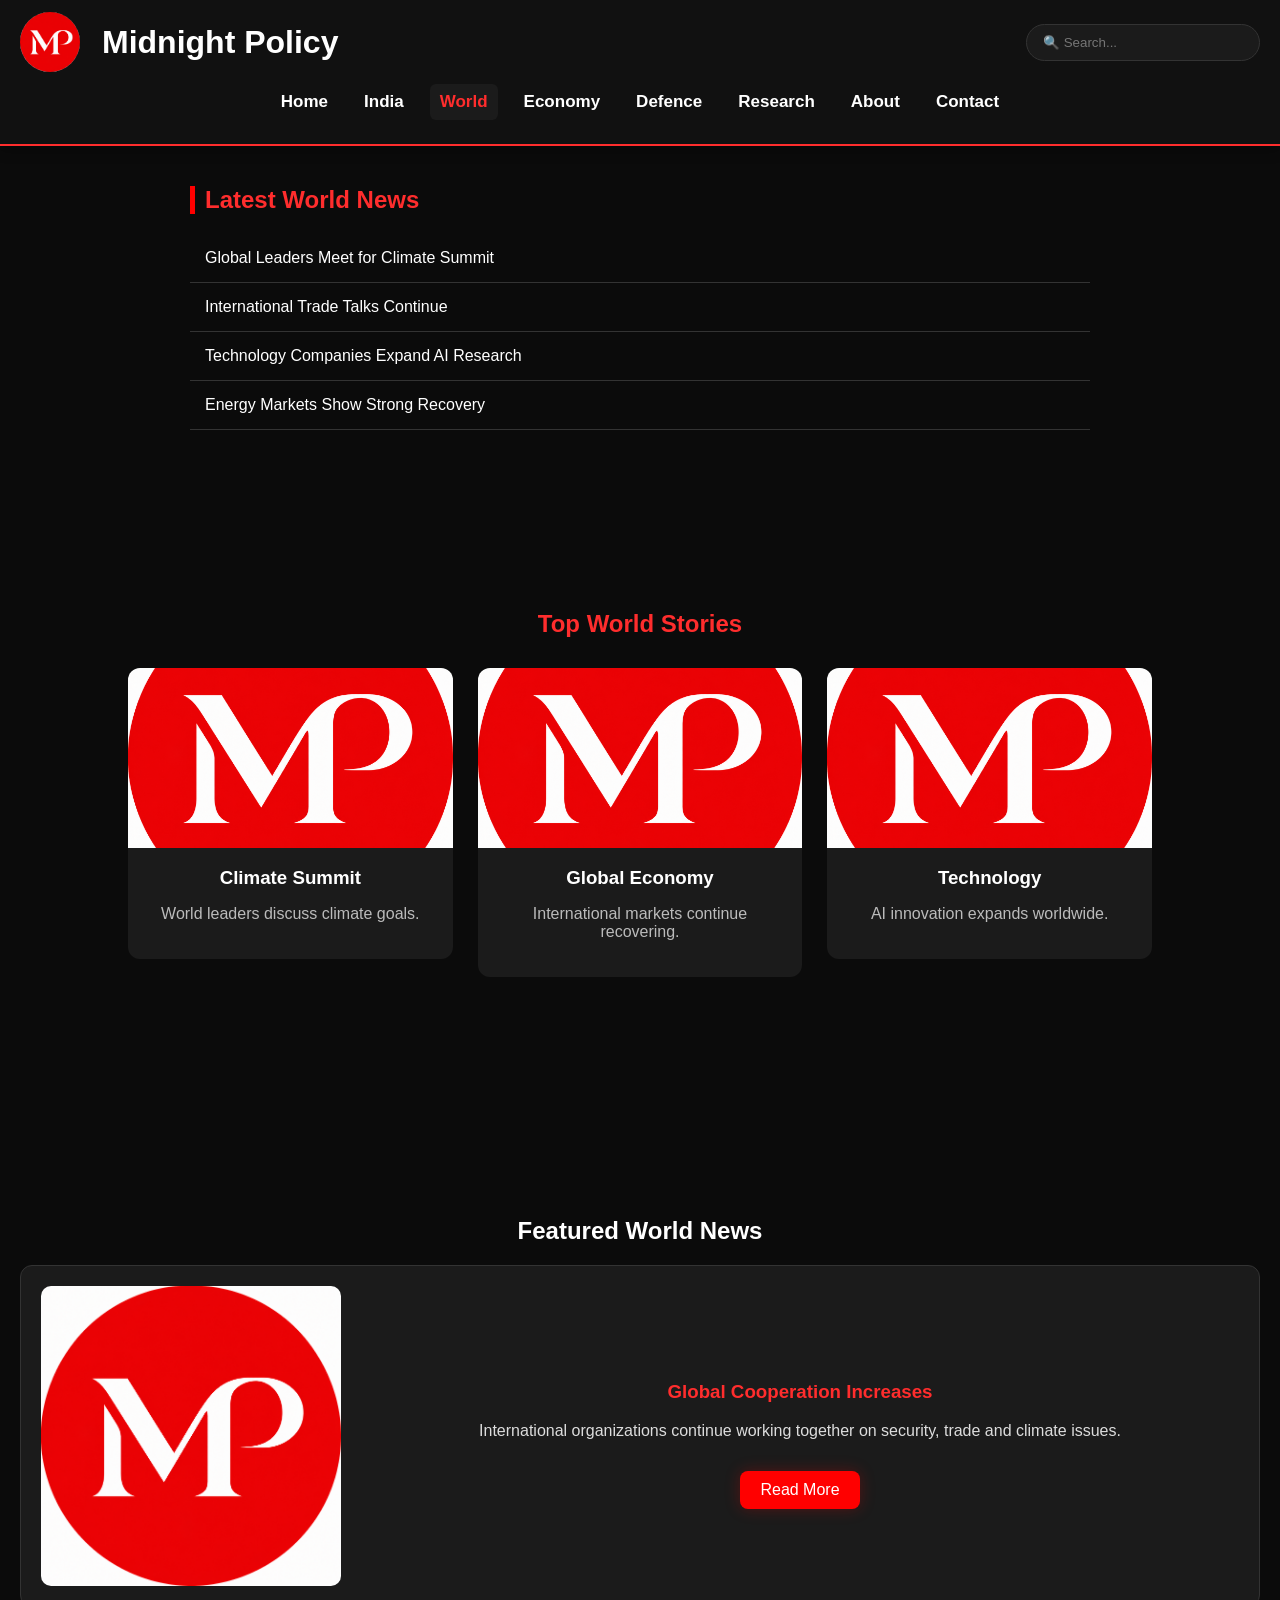
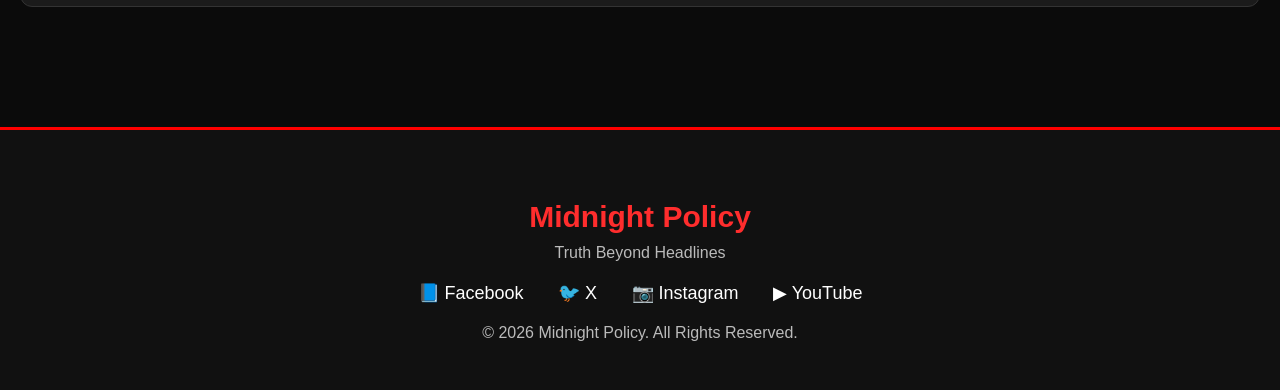
<file: world.html>
<!DOCTYPE html>
<html lang="en">
<head>
<meta charset="UTF-8">
<meta name="viewport" content="width=device-width, initial-scale=1.0">
<title>World News - Midnight Policy</title>
<link rel="stylesheet" href="style.css">
</head>

<body>

   <header>

<div class="top-bar">

<button class="menu-btn" onclick="toggleMenu()">☰</button>

<h1>
<img src="images/MP.png" class="logo-img" alt="Midnight Policy Logo">
Midnight Policy
</h1>

<div class="search-box">
<input type="text" id="searchInput" placeholder="🔍 Search...">
</div>

</div>

<nav id="navbar">
<a href="index.html">Home</a>
<a href="india.html">India</a>
<a href="world.html" class="active">World</a>
<a href="economy.html">Economy</a>
<a href="defence.html">Defence</a>
<a href="research.html">Research</a>
<a href="about.html">About</a>
<a href="contact.html">Contact</a>
</nav>

</header>


<section class="headlines">

<h2>Latest World News</h2>

<div class="headline-list">

<a href="article1.html">
Global Leaders Meet for Climate Summit
</a>

<a href="article1.html">
International Trade Talks Continue
</a>

<a href="article1.html">
Technology Companies Expand AI Research
</a>

<a href="article1.html">
Energy Markets Show Strong Recovery
</a>

</div> 

</section>

<section class="top-stories">

<h2>Top World Stories</h2>

<div class="grid">

<a href="article1.html" class="card-link">
<div class="card">
<img src="images/MP.png" alt="">
<h3>Climate Summit</h3>
<p>World leaders discuss climate goals.</p>
</div>
</a>

<a href="article1.html" class="card-link">
<div class="card">
<img src="images/MP.png" alt="">
<h3>Global Economy</h3>
<p>International markets continue recovering.</p>
</div>
</a>

<a href="article1.html" class="card-link">
<div class="card">
<img src="images/MP.png" alt="">
<h3>Technology</h3>
<p>AI innovation expands worldwide.</p>
</div>
</a>

</div>

</section>

<section class="featured-news">

<h2>Featured World News</h2>

<div class="featured-card">

<img src="images/MP.png" alt="">

<div class="featured-content">

<h3>Global Cooperation Increases</h3>

<p>
International organizations continue working together on security, trade and climate issues.
</p>

<a href="article1.html">
<button>Read More</button>
</a>

</div>

</div>

</section>


<footer>

<h3>Midnight Policy</h3>

<p>Truth Beyond Headlines</p>

<div class="social">
<a href="#">📘 Facebook</a>
<a href="#">🐦 X</a>
<a href="#">📷 Instagram</a>
<a href="#">▶ YouTube</a>
</div>

<p>© 2026 Midnight Policy. All Rights Reserved.</p>

</footer>

<script src="script.js"></script>

</body>
</html>
</file>
<file: style.css>
html{
    scroll-behavior:smooth;
}

section{
    margin-top:100px;
}

body{
    margin:0;
    background:#0b0b0b;
    color:white;
    font-family:Arial, sans-serif;
    text-align:center;
}

header{
    background:#111;
    border-bottom:2px solid #ff2d2d;
    position:sticky;
    top:0;
    z-index:1000;
    padding:12px 20px;
    box-shadow:0 3px 12px rgba(0,0,0,.4);
}

.logo{
    background:red;
    color:white;
    padding:8px 15px;
    border-radius:50%;
    margin-right:10px;
    font-weight:bold;
}

button{
    background:red;
    color:white;
    border:none;
    padding:12px 30px;
    border-radius:8px;
    cursor:pointer;
    font-size:16px;
    transition:0.3s ease;
    box-shadow:0 0 15px rgba(255,0,0,.25);
}

button:hover{
    background:#b30000;
    transform:scale(1.05);
}

.menu-btn{
    display:none;
    background:none;
    border:none;
    color:white;
    font-size:34px;
    cursor:pointer;
    padding:0;
}

.logo-img{
    width:60px;
    height:60px;
    border-radius:50%;
    vertical-align:middle;
    margin-right:10px;
}

.top-bar{
    display:flex;
    align-items:center;
    justify-content:space-between;
    gap:20px;
    max-width:1400px;
    margin:0 auto;
}

header h1{
    display:flex;
    align-items:center;
    gap:12px;
    margin:0;
    flex:1;
    font-size:32px;
    white-space:nowrap;
}

.hero{
    display:flex;
    justify-content:space-between;
    align-items:center;
    gap:40px;
    padding:80px 8%;
    text-align:left;
}

.hero-tag{
    display:inline-block;
    background:#ff2d2d;
    color:white;
    padding:8px 18px;
    border-radius:20px;
    font-size:14px;
    font-weight:bold;
    margin-bottom:20px;
}

.hero-content{
    flex:1;
    max-width:600px;
}

.hero-image{
    width:100%;
    max-width:900px;
    border-radius:15px;
    margin:25px auto;
    display:block;
}

.hero h1{
    font-size:56px;
    color:white;
    margin-bottom:20px;
    line-height:1.2;
}

.hero h2{
    font-size:32px;
    margin-top:10px;
}

.hero p{
    font-size:20px;
    color:#cccccc;
    line-height:1.8;
    margin-bottom:30px;
}

.featured-news{
    padding:60px 20px;
    text-align: center;
}

.news-card{
    background: #1b1b1b;
    width:80%;
    margin:auto;
    padding:25px;
    border-radius:15px;
    border:1px solid #333;
}

.news-card img{
    width:100%;
    max-height:350px;
    object-fit:cover;
    border-radius:12px;
}

.news-card h3{
    color:#ff3b3b;
}

.news-card p{
    color:#ddd;
}


.search-box{
    margin:0;
}

.search-box input{
    width:200px;
    padding:10px 16px;
    border-radius:25px;
    border:1px solid #333;
    background:#1b1b1b;
    color:white;
    outline:none;
    transition:.3s;
}

.search-box input:focus{
    border-color:#ff2d2d;
}

.date{
    text-align: center;
    color: #cccccc;
    padding: 10px;
    font-size: 18px;
}

.top-stories{
    padding:60px 10%;
}

.top-stories h2{
    text-align:center;
    color:#ff2d2d;
    margin-bottom:30px;
}

.grid{
    display:grid;
    grid-template-columns:repeat(3,1fr);
    gap:25px;
}

.card{
    background:#1b1b1b;
    border-radius:12px;
    overflow:hidden;
    text-align:center;
    transition:0.3s;
}

.card img{
    width:100%;
    height:180px;
    object-fit:cover;
}

.card h3{
    color:white;
    margin:15px 0;
}

.card p{
    color:#bbbbbb;
    padding:0 15px 20px;
}

.card:hover{
    transform:translateY(-8px);
    box-shadow:0 0 15px rgba(255,45,45,0.5);
}

footer{
    background:#111;
    color:white;
    text-align:center;
    padding:40px 20px;
    margin-top:60px;
    border-top:3px solid red;
}

footer h3{
    color:#ff2d2d;
    font-size:30px;
    margin-bottom:10px;
}

footer p{
    color:#bbb;
    margin:8px 0;
}

.social{
    margin:20px 0;
}

.social a{
    color:white;
    text-decoration:none;
    margin:0 15px;
    font-size:18px;
    transition:0.3s;
}

.social a:hover{
    color:#ff2d2d;
}


.trending{
    padding:40px;
}

.trending h2{
    text-align:center;
    margin-bottom:20px;
}

.news-grid{
    display:grid;
    grid-template-columns:repeat(auto-fit,minmax(250px,1fr));
    gap:20px;
}

.news-card:hover{
    transform:translateY(-5px);
}

.card-link{
    text-decoration:none;
    color:inherit;
}

nav{
    background:#111;
    padding:12px 20px;
    display:flex;
    justify-content:center;
    align-items:center;
    flex-wrap:wrap;
    gap:16px;
}

nav a{
    color:white;
    text-decoration:none;
    font-size:17px;
    font-weight:bold;
    padding:8px 10px;
    border-radius:6px;
    transition:.3s;
}

nav a:hover,
nav a.active{

    color:#ff2d2d;
    background:#1b1b1b;

}

.featured-news h2{
    text-align:center;
    margin-bottom:20px;
}

.featured-card{
    display:flex;
    align-items:center;
    gap:20px;
    background:#1b1b1b;
    border-radius:12px;
    padding:20px;
    border:1px solid #333;
}

.featured-card img{
    width:300px;
    border-radius:10px;
}

.featured-content h3{
    color:#ff2d2d;
}

.featured-content p{
    color:#dddddd;
}

.featured-content{
    flex:1;
}

.featured-content button{
    margin-top:15px;
    padding:10px 20px;
    cursor:pointer;
}

@media (max-width:768px){

header{
    padding:10px;
}

.logo-img{
    width:45px;
    height:45px;
}

header h1{
    font-size:32px;
}

.menu-btn{
    display:block;
    font-size:34px;
}

#navbar{
    max-height:0;
    overflow:hidden;
    display:flex;
    flex-direction:column;
    gap:8px;
    transition:max-height 0.4s ease;
}

#navbar.show{
    max-height:500px;
}

nav a{
    display:block;
    padding:14px;
    margin:0;
    border-bottom:1px solid #222;
    font-size:18px;
}

#clock{
    font-size:16px;
}

.search-box input{
    width:90%;
}

.search-box button{
    width:150px;
    margin-top:10px;
    margin-left:0;
}

.hero{
    flex-direction:column;
    text-align:center;
    padding:50px 20px;
}

.hero-content{
    max-width:100%;
}

.hero-buttons{
    justify-content:center;
}

.hero h1{
    font-size:38px;
}

.hero p{
    font-size:18px;
    line-height:30px;
}

.hero-image img{
    max-width:100%;
}

.grid{
    grid-template-columns:1fr;
}

.featured-card{
    flex-direction:column;
}

.featured-card img{
    width:100%;
}

}

.headlines{
    width:90%;
    max-width:900px;
    margin:40px auto;
    text-align:left;
}

.headlines h2{
    color:#ff2d2d;
    border-left:5px solid red;
    padding-left:10px;
}

.headline-list{
    display:flex;
    flex-direction:column;
}

.headline-list a{
    color:white;
    text-decoration:none;
    padding:15px;
    border-bottom:1px solid #333;
    transition:.3s;
}

.headline-list a:hover{
    background:#1b1b1b;
    color:#ff2d2d;
}

/* ==========================
   Latest Headlines
========================== */

.latest-headlines{
    width:90%;
    max-width:900px;
    margin:30px auto;
    text-align:left;
    background:#161616;
    border-radius:12px;
    padding:20px;
    border-left:4px solid #ff2d2d;
}

.latest-headlines h2{
    color:#ff2d2d;
    margin-bottom:15px;
    font-size:28px;
}

.latest-headlines ul{
    list-style:none;
    padding:0;
    margin:0;
}

.latest-headlines li{
    padding:12px 0;
    border-bottom:1px solid #333;
}

.latest-headlines li:last-child{
    border-bottom:none;
}

.latest-headlines a{
    color:white;
    text-decoration:none;
    font-size:18px;
}

.latest-headlines a:hover{
    color:#ff2d2d;
}

.hero-buttons{
    display:flex;
    gap:15px;
    flex-wrap:wrap;
}

.secondary-btn{
    background:#333;
}

.secondary-btn:hover{
    background:#555;
}

.hero-image{
    flex:1;
    text-align:center;
}

.hero-image img{
    width:100%;
    max-width:500px;
    border-radius:15px;
    border:3px solid #ff2d2d;
}


/* ==========================
   Breaking News Ticker
========================== */

.breaking-news{
    display:flex;
    align-items:center;
    background:#111;
    border-top:2px solid #ff2d2d;
    border-bottom:2px solid #ff2d2d;
    overflow:hidden;
}

.breaking-label{
    background:#ff2d2d;
    color:white;
    padding:15px 20px;
    font-weight:bold;
    white-space:nowrap;
}

.ticker{
    flex:1;
    overflow:hidden;
    white-space:nowrap;
}

.ticker-content{
    display:inline-block;
    padding-left:100%;
    animation:ticker 25s linear infinite;
}

.ticker-content span{
    display:inline-block;
    margin-right:80px;
    color:white;
    font-size:18px;
}

@keyframes ticker{
    0%{
        transform:translateX(0);
    }
    100%{
        transform:translateX(-100%);
    }
}

/* ======================================
   ARTICLE PAGE
====================================== */

.article-hero{
    max-width:900px;
    margin:60px auto;
    padding:20px;
    text-align:left;
}

.article-category{
    display:inline-block;
    background:#ff2d2d;
    color:white;
    padding:8px 18px;
    border-radius:20px;
    font-size:14px;
    font-weight:bold;
    margin-bottom:20px;
}

.article-hero h1{
    font-size:48px;
    line-height:1.2;
    margin:20px 0;
}

.article-summary{
    font-size:22px;
    color:#cccccc;
    line-height:1.8;
}

.article-meta{
    margin:20px 0;
    color:#999999;
    font-size:15px;
}

.article-image{
    width:100%;
    max-width:900px;
    height:300px;
    object-fit:cover;
    border-radius:15px;
    border:3px solid #ff2d2d;
    display:block;
    margin:30px auto;
}


.article-body{
    max-width:850px;
    margin:50px auto;
    padding:0 20px;
    text-align:left;
    font-size:21px;
    line-height:2;
    color:#dddddd;
}

.article-body p{
    margin-bottom:30px;
}

.article-body::first-letter{
    font-size:56px;
    font-weight:bold;
    color:#ff2d2d;
    float:left;
    line-height:1;
    margin-right:8px;
}

.related-news{
    max-width:1200px;
    margin:80px auto;
    padding:20px;
}

.related-news h2{
    text-align:center;
    color:#ff2d2d;
    margin-bottom:30px;
}
</file>
